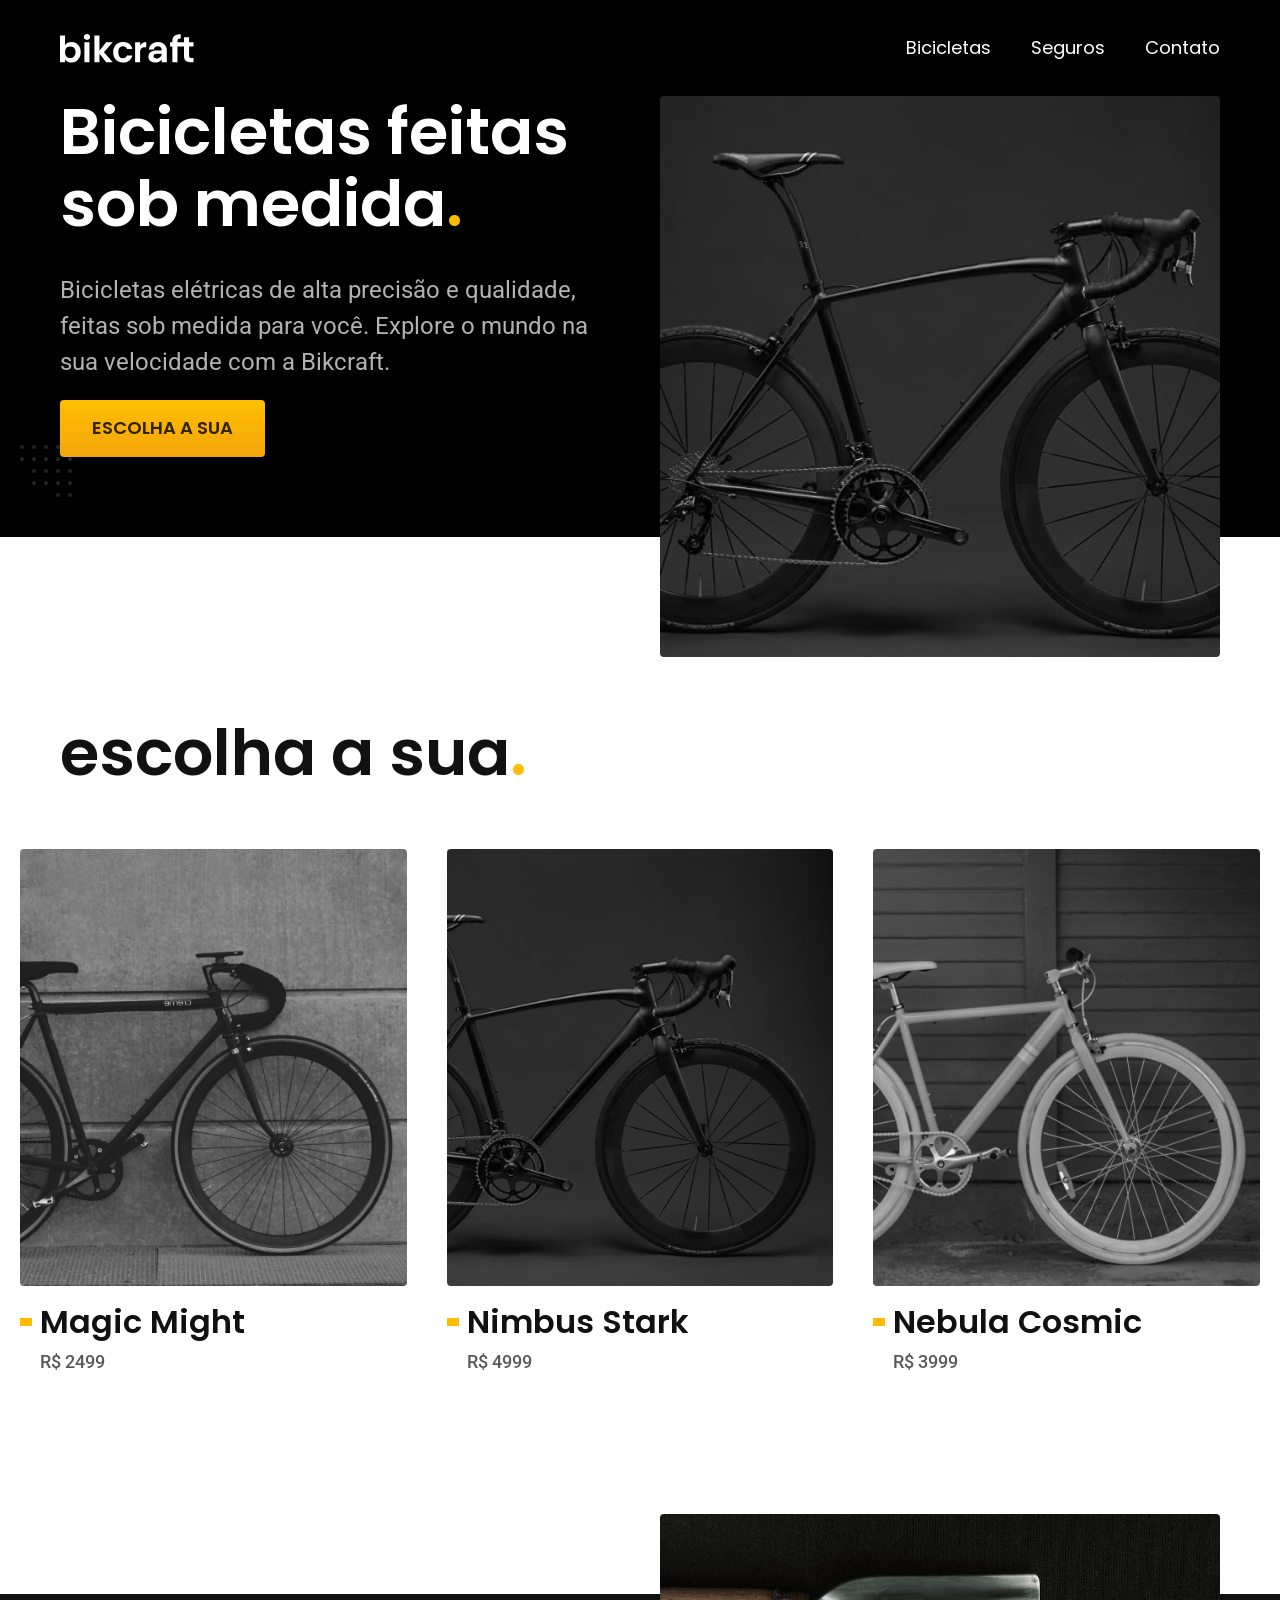
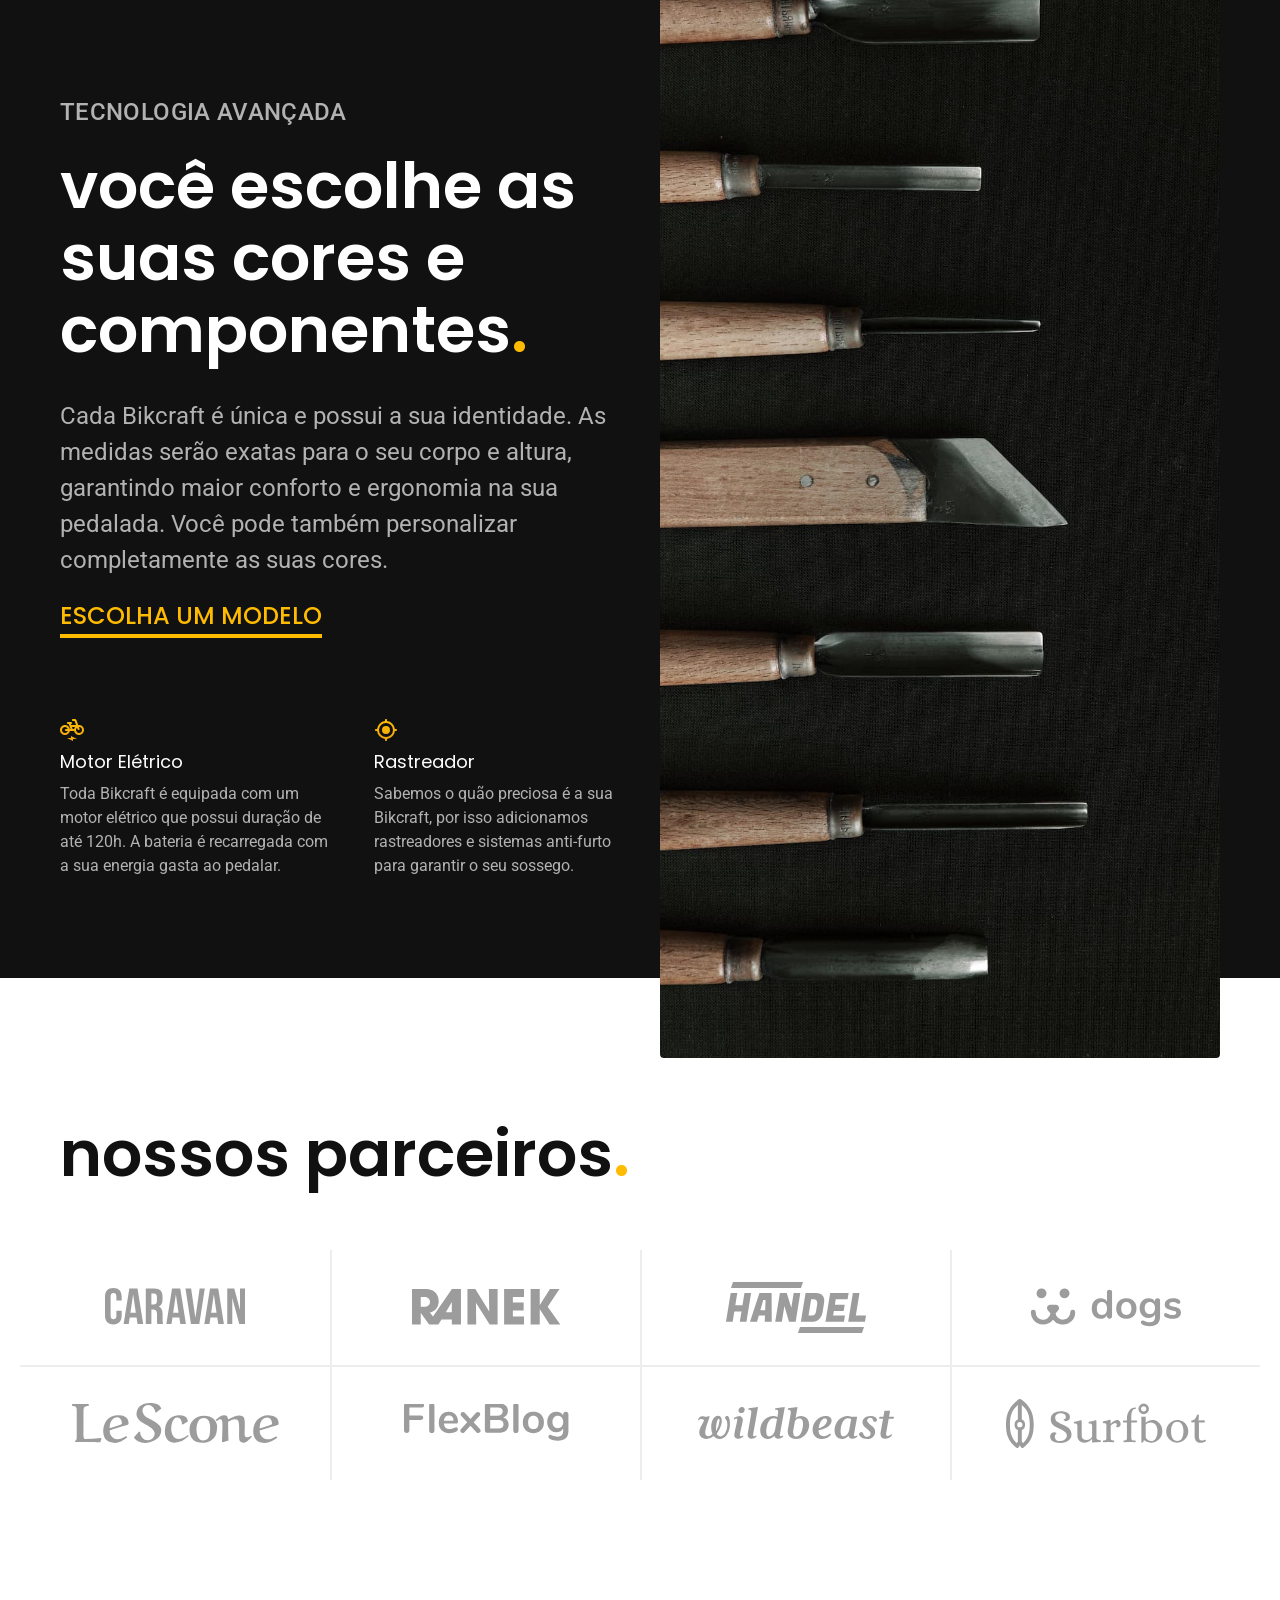
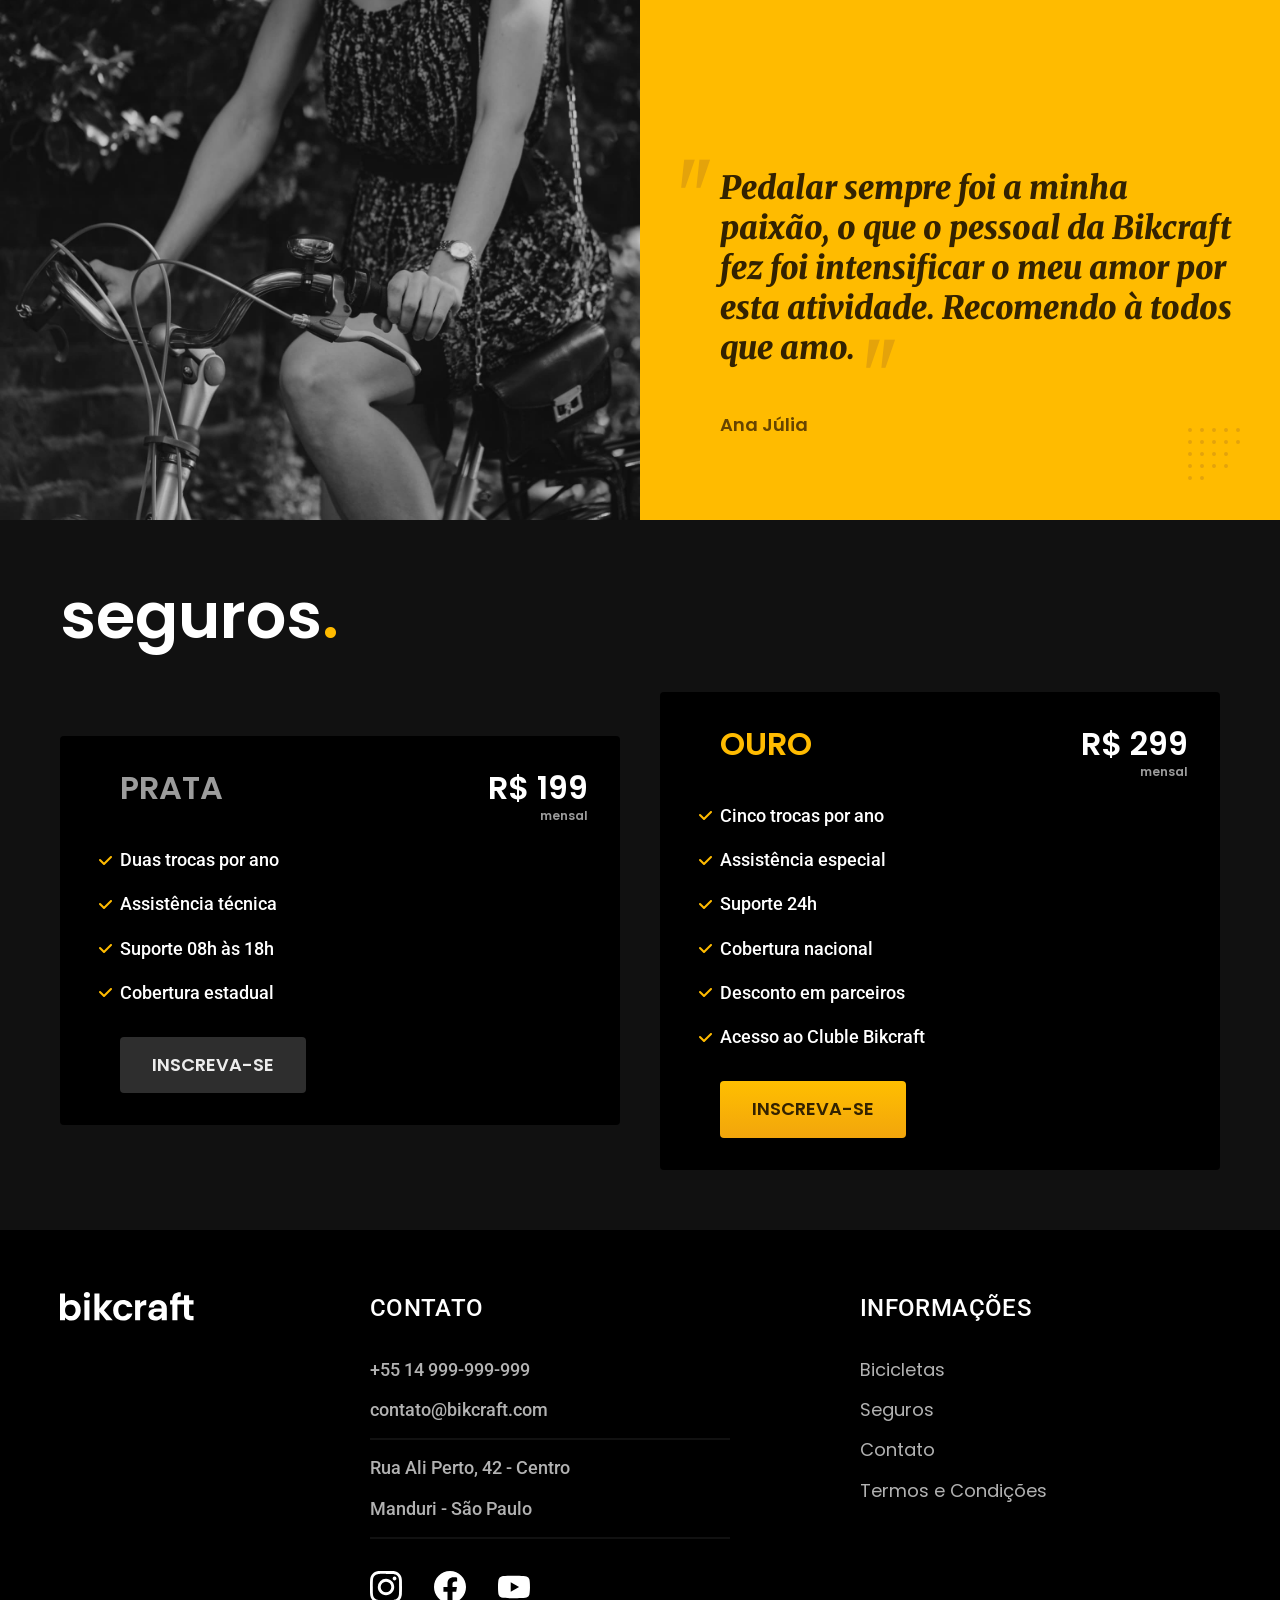
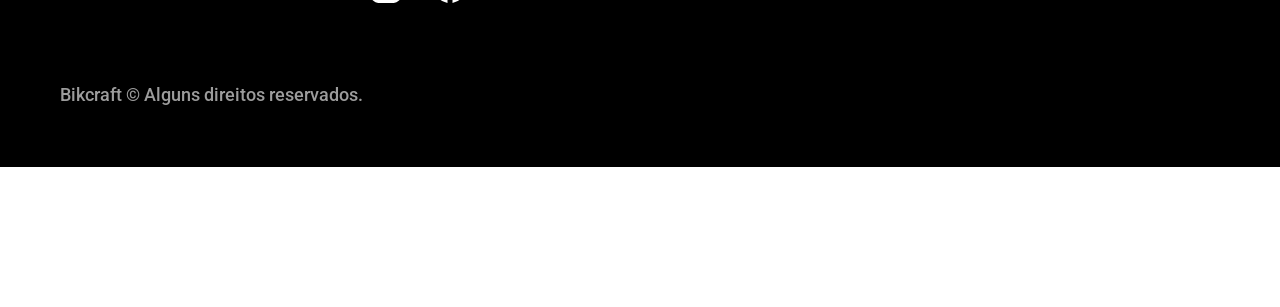
<file: index.html>
<!doctype html>
<html lang="pt-br">
    <head>
        <meta charset="UTF-8" />
        <meta name="viewport" content="width=device-width, initial-scale=1.0" />
        <meta name="description" content="Bicicletas elétricas de alta precisão e qualidade, feitas sob medida para o cliente. Explore o mundo na sua velocidade com a Bikcraft." />
        <title>Bikcraft - Bicicletas Elétricas</title>
        <link rel="preload" href="./css/style.css" as="style" />
        <link rel="stylesheet" href="./css/style.css" />
        <link rel="preconnect" href="https://fonts.googleapis.com" />
        <link rel="preconnect" href="https://fonts.gstatic.com" crossorigin />
        <link href="https://fonts.googleapis.com/css2?family=Merriweather:ital,opsz,wght@0,18..144,300..900;1,18..144,300..900&family=Poppins:ital,wght@0,100;0,200;0,300;0,400;0,500;0,600;0,700;0,800;0,900;1,100;1,200;1,300;1,400;1,500;1,600;1,700;1,800;1,900&family=Roboto:ital,wght@0,100..900;1,100..900&display=swap" rel="stylesheet" />
    </head>

    <body id="home">
        <header class="header-bg">
            <div class="container header">
                <a href="./index.html">
                    <img src="./img/bikcraft.svg" width="136" height="32" alt="logo bikcraft" />
                </a>

                <nav aria-label="primária">
                    <ul class="header_menu font-1-m cor-0">
                        <li><a href="./bicicletas.html">Bicicletas</a></li>
                        <li><a href="./seguros.html">Seguros</a></li>
                        <li><a href="./contato.html">Contato</a></li>
                    </ul>
                </nav>
            </div>
        </header>

        <main class="introducao-bg">
            <div class="container introducao">
                <div class="introducao_conteudo">
                    <h1 class="font-1-xxl cor-0">Bicicletas feitas sob medida<span class="cor-p1">.</span></h1>
                    <p class="font-2-l cor-5">Bicicletas elétricas de alta precisão e qualidade, feitas sob medida para você. Explore o mundo na sua velocidade com a Bikcraft.</p>
                    <a class="button" href="./bicicletas.html">Escolha a sua</a>
                </div>
                <picture>
                    <source media="(max-width: 800px)" srcset="./img/bicicletas/nimbus.jpg" />
                    <img src="./img/fotos/introducao.jpg" width="1280" height="1600" alt="Bicicleta elétrica preta." />
                </picture>
            </div>
        </main>

        <article class="bicicletas-lista">
            <h2 class="container font-1-xxl">escolha a sua<span class="cor-p1">.</span></h2>
            <ul>
                <li>
                    <a href="./bicicletas/magic.html">
                        <img src="./img/bicicletas/magic-home.jpg" width="920" height="1040" alt="Bicicleta preta" />
                        <h3 class="font-1-xl">Magic Might</h3>
                        <span class="font-2-m cor-8">R$ 2499</span>
                    </a>
                </li>
                <li>
                    <a href="./bicicletas/nimbus.html">
                        <img src="./img/bicicletas/nimbus-home.jpg" width="920" height="1040" alt="Bicicleta preta" />
                        <h3 class="font-1-xl">Nimbus Stark</h3>
                        <span class="font-2-m cor-8">R$ 4999</span>
                    </a>
                </li>
                <li>
                    <a href="./bicicletas/nebula.html">
                        <img src="./img/bicicletas/nebula-home.jpg" width="920" height="1040" alt="Bicicleta branca" />
                        <h3 class="font-1-xl">Nebula Cosmic</h3>
                        <span class="font-2-m cor-8">R$ 3999</span>
                    </a>
                </li>
            </ul>
        </article>

        <article class="tecnologia-bg">
            <div class="container tecnologia">
                <div class="tecnologia_conteudo">
                    <span class="tecnologia_conteudo_span font-2-l-b cor-5">Tecnologia Avançada</span>
                    <h2 class="tecnologia_conteudo_title font-1-xxl cor-0">você escolhe as suas cores e componentes<span class="cor-p1">.</span></h2>
                    <p class="tecnologia_conteudo_text font-2-l cor-5">Cada Bikcraft é única e possui a sua identidade. As medidas serão exatas para o seu corpo e altura, garantindo maior conforto e ergonomia na sua pedalada. Você pode também personalizar completamente as suas cores.</p>
                    <a class="tecnologia_conteudo_link" href="./bicicletas.html">Escolha um modelo</a>
                    <div class="tecnologia_conteudo_vantagens">
                        <div>
                            <img class="tecnologia_conteudo_vantagens_image" src="./img/icones/eletrica.svg" width="24" height="24" alt="" />
                            <h3 class="tecnologia_conteudo_vantagens_title font-1-m cor-0">Motor Elétrico</h3>
                            <p class="font-2-s cor-5">Toda Bikcraft é equipada com um motor elétrico que possui duração de até 120h. A bateria é recarregada com a sua energia gasta ao pedalar.</p>
                        </div>
                        <div>
                            <img class="tecnologia_conteudo_vantagens_image" src="./img/icones/rastreador.svg" width="24" height="24" alt="" />
                            <h3 class="tecnologia_conteudo_vantagens_title font-1-m cor-0">Rastreador</h3>
                            <p class="font-2-s cor-5">Sabemos o quão preciosa é a sua Bikcraft, por isso adicionamos rastreadores e sistemas anti-furto para garantir o seu sossego.</p>
                        </div>
                    </div>
                </div>
                <div class="tecnologia_image">
                    <img src="./img/fotos/tecnologia.jpg" width="1200" height="1920" alt="" />
                </div>
            </div>
        </article>

        <section class="parceiros" aria-label="Nossos Parceiros">
            <h2 class="container font-1-xxl">nossos parceiros<span class="cor-p1">.</span></h2>
            <ul>
                <li><img src="./img/parceiros/caravan.svg" width="140" height="38" alt="Caravan" /></li>
                <li><img src="./img/parceiros/ranek.svg" width="149" height="36" alt="Ranek" /></li>
                <li><img src="./img/parceiros/handel.svg" width="140" height="50" alt="Handel" /></li>
                <li><img src="./img/parceiros/dogs.svg" width="152" height="39" alt="Dogs" /></li>
                <li><img src="./img/parceiros/lescone.svg" width="208" height="41" alt="LeScone" /></li>
                <li><img src="./img/parceiros/flexblog.svg" width="165" height="38" alt="FlexBlog" /></li>
                <li><img src="./img/parceiros/wildbeast.svg" width="196" height="34" alt="Wildbeast" /></li>
                <li><img src="./img/parceiros/surfbot.svg" width="200" height="49" alt="Surfbot" /></li>
            </ul>
        </section>

        <section class="depoimento" aria-label="Depoimento">
            <div>
                <img src="./img/fotos/depoimento.jpg" width="1560" height="1360" alt="Pessoa pedalando uma bicicleta Bikcraft" />
            </div>
            <div class="depoimento_conteudo">
                <blockquote class="font-1-xl cor-p5">
                    <p>Pedalar sempre foi a minha paixão, o que o pessoal da Bikcraft fez foi intensificar o meu amor por esta atividade. Recomendo à todos que amo.</p>
                    <span class="font-1-m-b cor-p4">Ana Júlia</span>
                </blockquote>
            </div>
        </section>

        <article class="seguros-bg">
            <div class="container seguros">
                <h2 class="font-1-xxl cor-0">seguros<span class="cor-p1">.</span></h2>
                <div class="seguros_item">
                    <h3 class="font-1-xl cor-6">PRATA</h3>
                    <span class="font-1-xl cor-0">R$ 199<span class="font-1-xs cor-6">mensal</span></span>
                    <ul class="font-2-m cor-0">
                        <li>Duas trocas por ano</li>
                        <li>Assistência técnica</li>
                        <li>Suporte 08h às 18h</li>
                        <li>Cobertura estadual</li>
                    </ul>
                    <a class="button button-prata" href="./orcamento.html">Inscreva-se</a>
                </div>
                <div class="seguros_item">
                    <h3 class="font-1-xl cor-p1">OURO</h3>
                    <span class="font-1-xl cor-0">R$ 299<span class="font-1-xs cor-6">mensal</span></span>
                    <ul class="font-2-m cor-0">
                        <li>Cinco trocas por ano</li>
                        <li>Assistência especial</li>
                        <li>Suporte 24h</li>
                        <li>Cobertura nacional</li>
                        <li>Desconto em parceiros</li>
                        <li>Acesso ao Cluble Bikcraft</li>
                    </ul>
                    <a class="button" href="./orcamento.html">Inscreva-se</a>
                </div>
            </div>
        </article>

        <footer class="footer-bg">
            <div class="container footer">
                <a class="footer_logo" href="./index.html">
                    <img class="footer_image" src="./img/bikcraft.svg" width="136" height="32" alt="logo bikcraft" />
                </a>
                <div class="footer_contato">
                    <h3 class="font-2-l-b cor-0">Contato</h3>
                    <ul class="font-2-m cor-5">
                        <li><a href="tel:+5514999999999">+55 14 999-999-999</a></li>
                        <li><a href="mailto:contato@bikcraft.com">contato@bikcraft.com</a></li>
                        <li>Rua Ali Perto, 42 - Centro</li>
                        <li>Manduri - São Paulo</li>
                    </ul>
                    <div class="footer_contato_redes">
                        <a href="">
                            <img src="./img/redes/instagram.svg" width="32" height="32" alt="Instagram" />
                        </a>
                        <a href="">
                            <img src="./img/redes/facebook.svg" width="32" height="32" alt="Facebook" />
                        </a>
                        <a href="">
                            <img src="./img/redes/youtube.svg" width="32" height="32" alt="Youtube" />
                        </a>
                    </div>
                </div>
                <div class="footer_info">
                    <h3 class="font-2-l-b cor-0">Informações</h3>
                    <nav>
                        <ul class="font-1-m cor-5">
                            <li><a href="./bicicletas.html">Bicicletas</a></li>
                            <li><a href="./seguros.html">Seguros</a></li>
                            <li><a href="./contato.html">Contato</a></li>
                            <li><a href="./termos.html">Termos e Condições</a></li>
                        </ul>
                    </nav>
                </div>
                <p class="footer_copy font-2-m cor-6">Bikcraft &copy; Alguns direitos reservados.</p>
            </div>
        </footer>

        <script src="./js/script.js"></script>
    </body>
</html>
</file>
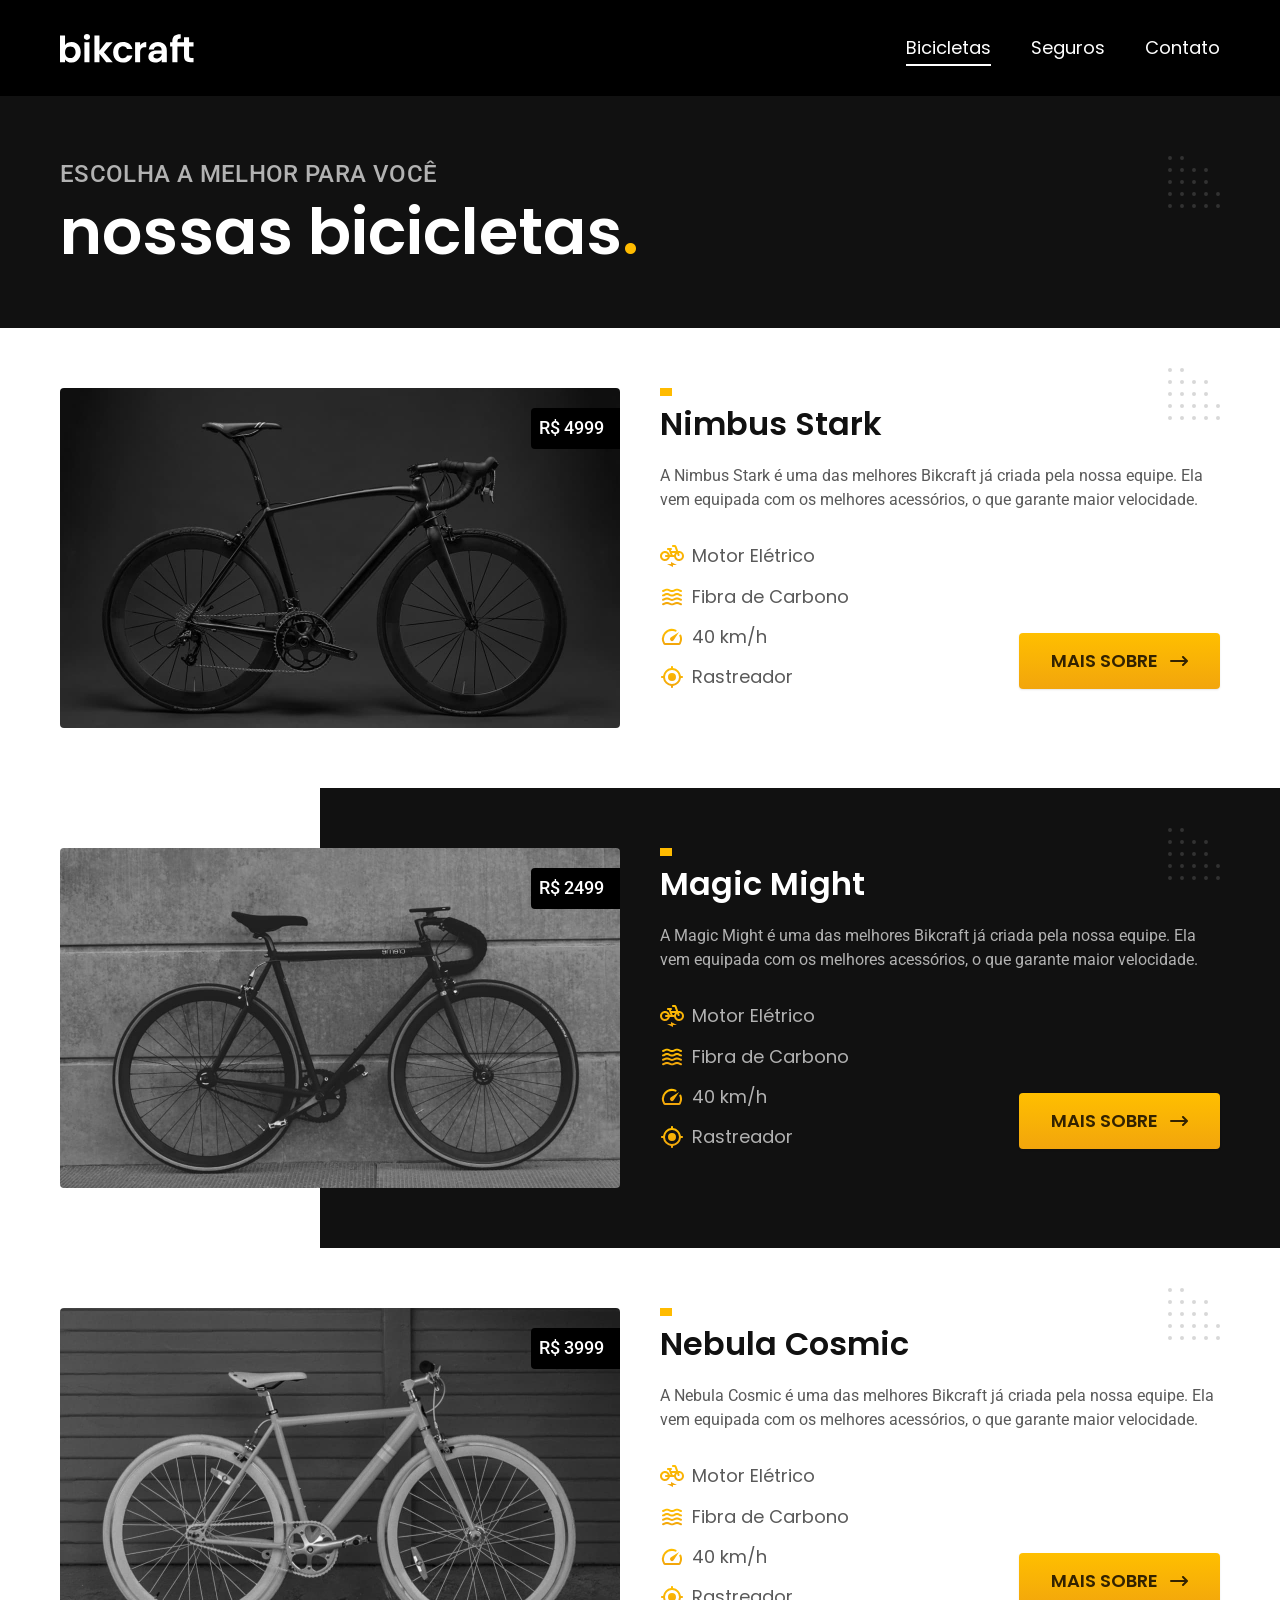
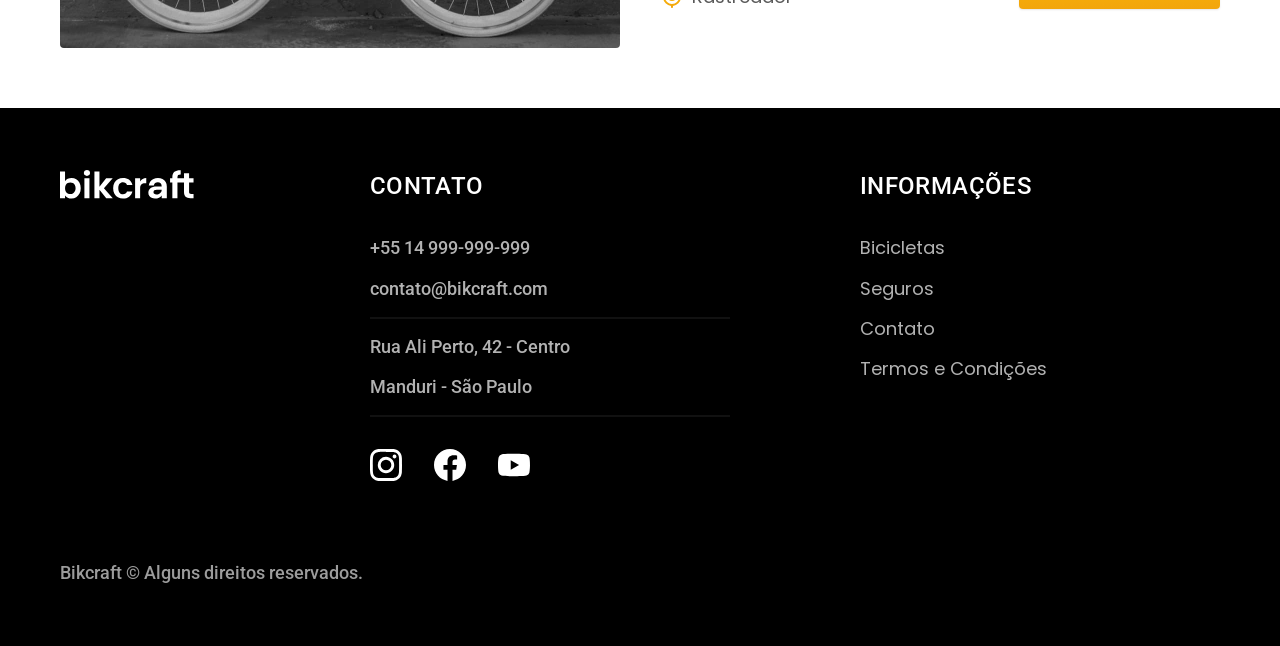
<file: bicicletas.html>
<!doctype html>
<html lang="pt-br">
    <head>
        <meta charset="UTF-8" />
        <meta name="viewport" content="width=device-width, initial-scale=1.0" />
        <meta name="description" content="Bicicletas" />
        <title>Bicicletas | Bikcraft - Bicicletas Elétricas</title>
        <link rel="preload" href="./css/style.css" as="style" />
        <link rel="stylesheet" href="./css/style.css" />
        <link rel="preconnect" href="https://fonts.googleapis.com" />
        <link rel="preconnect" href="https://fonts.gstatic.com" crossorigin />
        <link href="https://fonts.googleapis.com/css2?family=Merriweather:ital,opsz,wght@0,18..144,300..900;1,18..144,300..900&family=Poppins:ital,wght@0,100;0,200;0,300;0,400;0,500;0,600;0,700;0,800;0,900;1,100;1,200;1,300;1,400;1,500;1,600;1,700;1,800;1,900&family=Roboto:ital,wght@0,100..900;1,100..900&display=swap" rel="stylesheet" />
    </head>

    <body id="bicicletas">
        <header class="header-bg">
            <div class="container header">
                <a href="./index.html">
                    <img src="./img/bikcraft.svg" width="136" height="32" alt="logo bikcraft" />
                </a>

                <nav aria-label="primária">
                    <ul class="header_menu font-1-m cor-0">
                        <li><a href="./bicicletas.html">Bicicletas</a></li>
                        <li><a href="./seguros.html">Seguros</a></li>
                        <li><a href="./contato.html">Contato</a></li>
                    </ul>
                </nav>
            </div>
        </header>

        <main>
            <div class="titulo-bg">
                <div class="container titulo">
                    <p class="font-2-l-b cor-5">Escolha a melhor para você</p>
                    <h1 class="font-1-xxl cor-0">nossas bicicletas<span class="cor-p1">.</span></h1>
                </div>
            </div>

            <div class="bicicletas-bg">
                <div class="container bicicletas">
                    <div class="bicicletas_imagem">
                        <img src="./img/bicicletas/nimbus.jpg" alt="bicleta preta" />
                        <span class="font-2-m cor-0">R$ 4999</span>
                    </div>
                    <div class="bicicletas_conteudo">
                        <h2 class="font-1-xl">Nimbus Stark</h2>
                        <p class="font-2-s cor-8">A Nimbus Stark é uma das melhores Bikcraft já criada pela nossa equipe. Ela vem equipada com os melhores acessórios, o que garante maior velocidade.</p>
                        <ul class="font-1-m cor-8">
                            <li><img src="./img/icones/eletrica.svg" alt="" /><span>Motor Elétrico</span></li>
                            <li><img src="./img/icones/carbono.svg" alt="" /><span>Fibra de Carbono</span></li>
                            <li><img src="./img/icones/velocidade.svg" alt="" /><span>40 km/h</span></li>
                            <li><img src="./img/icones/rastreador.svg" alt="" /><span>Rastreador</span></li>
                        </ul>
                        <a class="button button-seta" href="./bicicletas/nimbus.html">Mais Sobre</a>
                    </div>
                </div>
            </div>
            <div class="bicicletas-bg">
                <div class="container bicicletas">
                    <div class="bicicletas_imagem">
                        <img src="./img/bicicletas/magic.jpg" alt="bicleta preta" />
                        <span class="font-2-m cor-0">R$ 2499</span>
                    </div>
                    <div class="bicicletas_conteudo">
                        <h2 class="font-1-xl cor-0">Magic Might</h2>
                        <p class="font-2-s cor-5">A Magic Might é uma das melhores Bikcraft já criada pela nossa equipe. Ela vem equipada com os melhores acessórios, o que garante maior velocidade.</p>
                        <ul class="font-1-m cor-5">
                            <li><img src="./img/icones/eletrica.svg" alt="" /><span>Motor Elétrico</span></li>
                            <li><img src="./img/icones/carbono.svg" alt="" /><span>Fibra de Carbono</span></li>
                            <li><img src="./img/icones/velocidade.svg" alt="" /><span>40 km/h</span></li>
                            <li><img src="./img/icones/rastreador.svg" alt="" /><span>Rastreador</span></li>
                        </ul>
                        <a class="button button-seta" href="./bicicletas/magic.html">Mais Sobre</a>
                    </div>
                </div>
            </div>
            <div class="bicicletas-bg">
                <div class="container bicicletas">
                    <div class="bicicletas_imagem">
                        <img src="./img/bicicletas/nebula.jpg" alt="bicleta preta" />
                        <span class="font-2-m cor-0">R$ 3999</span>
                    </div>
                    <div class="bicicletas_conteudo">
                        <h2 class="font-1-xl">Nebula Cosmic</h2>
                        <p class="font-2-s cor-8">A Nebula Cosmic é uma das melhores Bikcraft já criada pela nossa equipe. Ela vem equipada com os melhores acessórios, o que garante maior velocidade.</p>
                        <ul class="font-1-m cor-8">
                            <li><img src="./img/icones/eletrica.svg" alt="" /><span>Motor Elétrico</span></li>
                            <li><img src="./img/icones/carbono.svg" alt="" /><span>Fibra de Carbono</span></li>
                            <li><img src="./img/icones/velocidade.svg" alt="" /><span>40 km/h</span></li>
                            <li><img src="./img/icones/rastreador.svg" alt="" /><span>Rastreador</span></li>
                        </ul>
                        <a class="button button-seta" href="./bicicletas/nebula.html">Mais Sobre</a>
                    </div>
                </div>
            </div>
        </main>

        <footer class="footer-bg">
            <div class="container footer">
                <a class="footer_logo" href="./index.html">
                    <img class="footer_image" src="./img/bikcraft.svg" width="136" height="32" alt="logo bikcraft" />
                </a>

                <div class="footer_contato">
                    <h3 class="font-2-l-b cor-0">Contato</h3>
                    <ul class="font-2-m cor-5">
                        <li><a href="tel:+5514999999999">+55 14 999-999-999</a></li>
                        <li><a href="mailto:contato@bikcraft.com">contato@bikcraft.com</a></li>
                        <li>Rua Ali Perto, 42 - Centro</li>
                        <li>Manduri - São Paulo</li>
                    </ul>
                    <div class="footer_contato_redes">
                        <a href="">
                            <img src="./img/redes/instagram.svg" width="32" height="32" alt="Instagram" />
                        </a>
                        <a href="">
                            <img src="./img/redes/facebook.svg" width="32" height="32" alt="Facebook" />
                        </a>
                        <a href="">
                            <img src="./img/redes/youtube.svg" width="32" height="32" alt="Youtube" />
                        </a>
                    </div>
                </div>
                <div class="footer_info">
                    <h3 class="font-2-l-b cor-0">Informações</h3>
                    <nav>
                        <ul class="font-1-m cor-5">
                            <li><a href="./bicicletas.html">Bicicletas</a></li>
                            <li><a href="./seguros.html">Seguros</a></li>
                            <li><a href="./contato.html">Contato</a></li>
                            <li><a href="./termos.html">Termos e Condições</a></li>
                        </ul>
                    </nav>
                </div>
                <p class="footer_copy font-2-m cor-6">Bikcraft &copy; Alguns direitos reservados.</p>
            </div>
        </footer>

        <script src="./js/script.js"></script>
    </body>
</html>
</file>
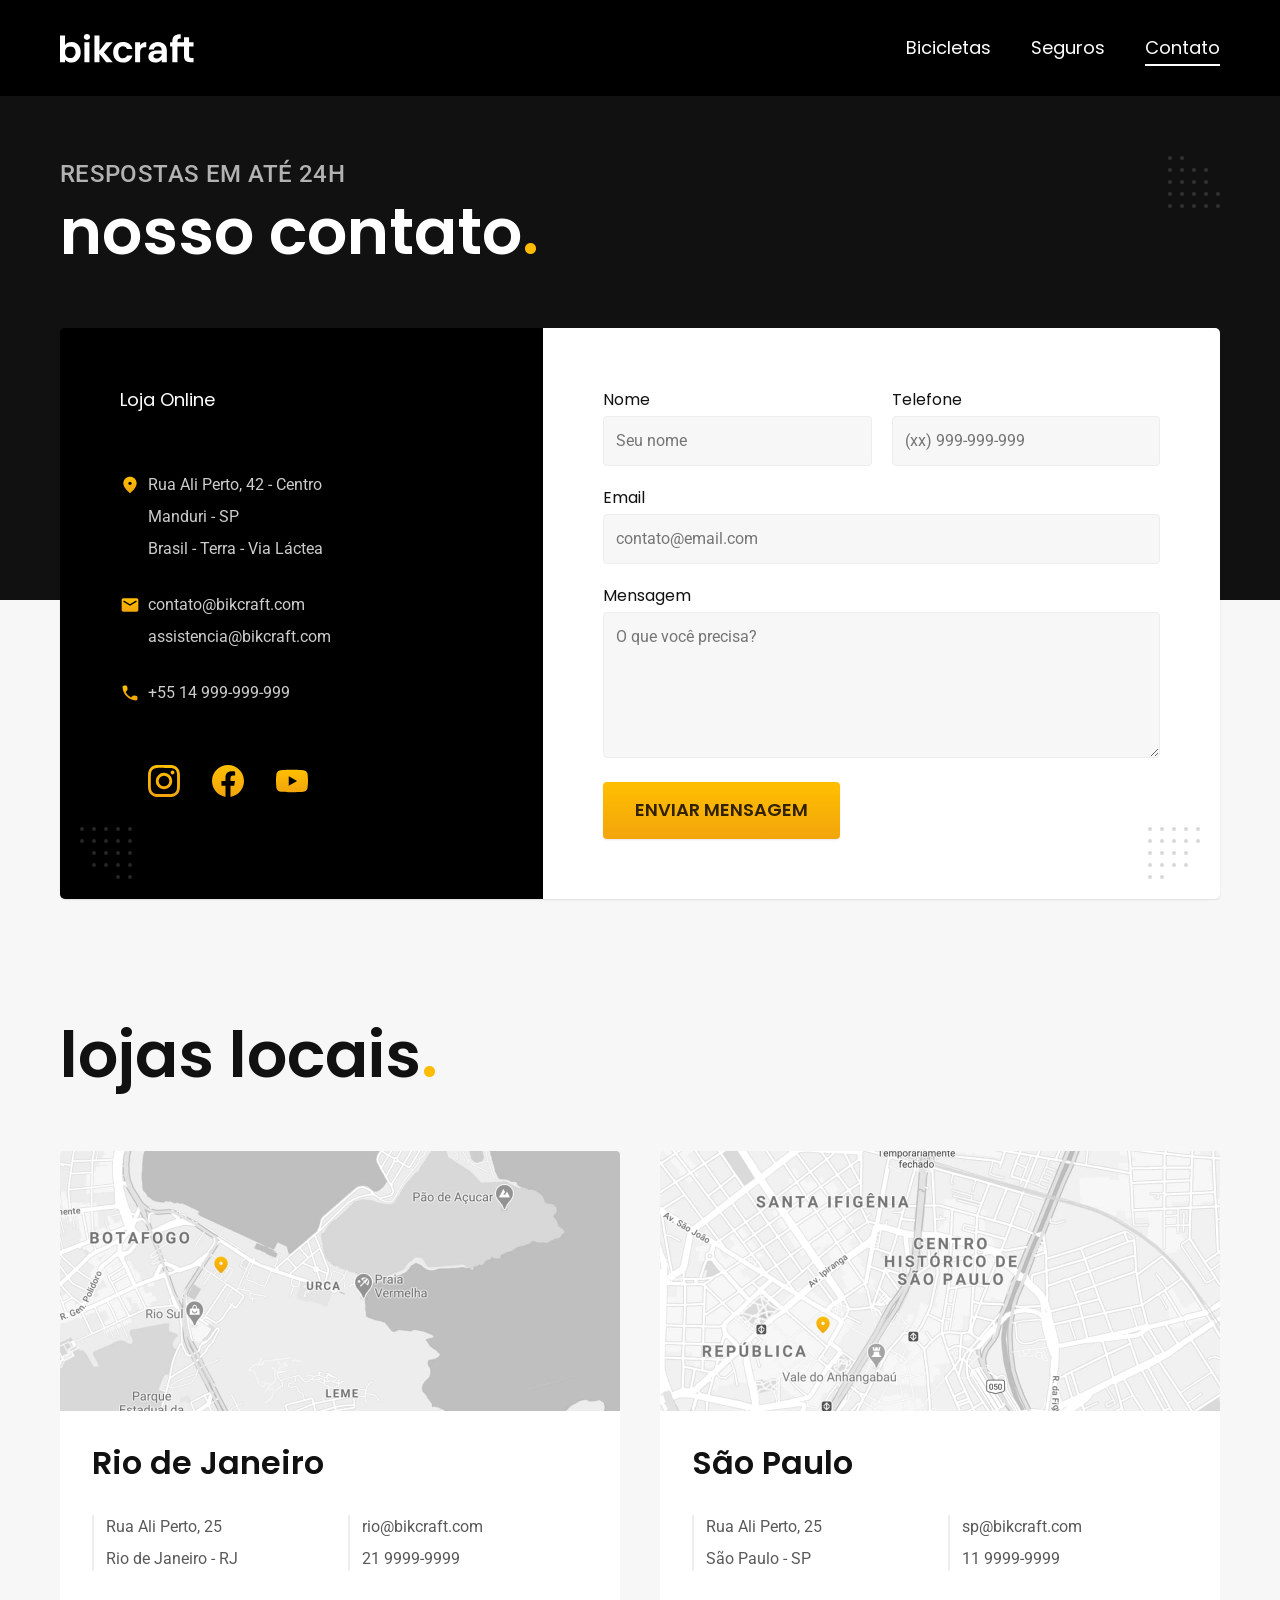
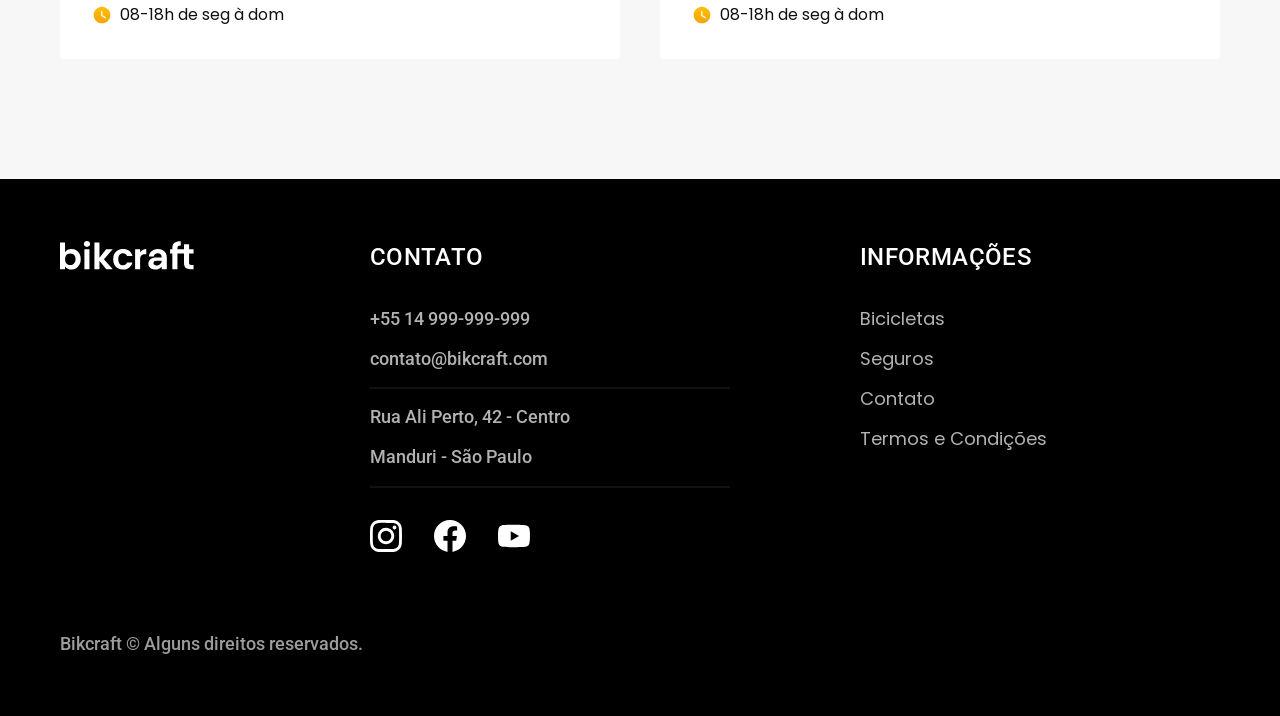
<file: contato.html>
<!doctype html>
<html lang="pt-br">
    <head>
        <meta charset="UTF-8" />
        <meta name="viewport" content="width=device-width, initial-scale=1.0" />
        <meta name="description" content="Contato" />
        <title>Contato | Bikcraft - Bicicletas Elétricas</title>
        <link rel="preload" href="./css/style.css" as="style" />
        <link rel="stylesheet" href="./css/style.css" />
        <link rel="preconnect" href="https://fonts.googleapis.com" />
        <link rel="preconnect" href="https://fonts.gstatic.com" crossorigin />
        <link href="https://fonts.googleapis.com/css2?family=Merriweather:ital,opsz,wght@0,18..144,300..900;1,18..144,300..900&family=Poppins:ital,wght@0,100;0,200;0,300;0,400;0,500;0,600;0,700;0,800;0,900;1,100;1,200;1,300;1,400;1,500;1,600;1,700;1,800;1,900&family=Roboto:ital,wght@0,100..900;1,100..900&display=swap" rel="stylesheet" />
    </head>

    <body id="contato">
        <header class="header-bg">
            <div class="container header">
                <a href="./index.html">
                    <img src="./img/bikcraft.svg" width="136" height="32" alt="logo bikcraft" />
                </a>

                <nav aria-label="primária">
                    <ul class="header_menu font-1-m cor-0">
                        <li><a href="./bicicletas.html">Bicicletas</a></li>
                        <li><a href="./seguros.html">Seguros</a></li>
                        <li><a href="./contato.html">Contato</a></li>
                    </ul>
                </nav>
            </div>
        </header>

        <main>
            <div class="titulo-bg">
                <div class="container titulo">
                    <p class="font-2-l-b cor-5">Respostas em até 24h</p>
                    <h1 class="font-1-xxl cor-0">nosso contato<span class="cor-p1">.</span></h1>
                </div>
            </div>

            <div class="container contato">
                <section class="contato_dados" aria-label="Endereço">
                    <h2 class="font-1-m cor-0">Loja Online</h2>
                    <div class="contato_dados_endereco font-2-s cor-4">
                        <p>Rua Ali Perto, 42 - Centro</p>
                        <p>Manduri - SP</p>
                        <p>Brasil - Terra - Via Láctea</p>
                    </div>
                    <address class="contato_dados_meios font-2-s cor-4">
                        <a href="mailto:contato@bikcraft.com">contato@bikcraft.com</a>
                        <a href="mailto:assistencia@bikcraft.com">assistencia@bikcraft.com</a>
                        <a href="tel:+5514999999999">+55 14 999-999-999</a>
                    </address>
                    <div class="contato_dados_redes">
                        <a href="./"><img src="./img/redes/instagram-p.svg" alt="Instagram" /></a>
                        <a href="./"><img src="./img/redes/facebook-p.svg" alt="Facebook" /></a>
                        <a href="./"><img src="./img/redes/youtube-p.svg" alt="Youtube" /></a>
                    </div>
                </section>
                <section class="contato_formulario" aria-label="Formulário">
                    <form class="form" action="./contato.html">
                        <div>
                            <label for="nome">Nome</label>
                            <input type="text" id="nome" name="nome" placeholder="Seu nome" />
                        </div>
                        <div>
                            <label for="telefone">Telefone</label>
                            <input type="text" id="telefone" name="telefone" placeholder="(xx) 999-999-999" />
                        </div>
                        <div class="col-2">
                            <label for="email">Email</label>
                            <input type="email" id="email" name="email" placeholder="contato@email.com" />
                        </div>
                        <div class="col-2">
                            <label for="mensagem">Mensagem</label>
                            <textarea rows="5" id="mensagem" name="mensagem" placeholder="O que você precisa?"></textarea>
                        </div>
                        <button class="button col-2">Enviar Mensagem</button>
                    </form>
                </section>
            </div>
        </main>

        <article class="lojas container">
            <h2 class="font-1-xxl">lojas locais<span class="cor-p1">.</span></h2>
            <div class="lojas_item">
                <img src="./img/lojas/rj.jpg" alt="mapa marcando o endereço da loja no Rio de Janeiro" width="560" height="260" />
                <div class="lojas_item_conteudo">
                    <h3 class="font-1-xl">Rio de Janeiro</h3>
                    <div class="lojas_item_conteudo_dados font-2-s cor-8">
                        <p>Rua Ali Perto, 25</p>
                        <p>Rio de Janeiro - RJ</p>
                    </div>
                    <div class="lojas_item_conteudo_dados font-2-s cor-8">
                        <a href="mailto:rio@bikcraft.com">rio@bikcraft.com</a>
                        <a href="tel:+552199999999">21 9999-9999</a>
                    </div>
                    <p class="lojas_item_conteudo_tempo font-1-s"><img src="./img/icones/horario.svg" alt="" />08-18h de seg à dom</p>
                </div>
            </div>
            <div class="lojas_item">
                <img src="./img/lojas/sp.jpg" alt="mapa marcando o endereço da loja em São Paulo" width="560" height="260" />
                <div class="lojas_item_conteudo">
                    <h3 class="font-1-xl">São Paulo</h3>
                    <div class="lojas_item_conteudo_dados font-2-s cor-8">
                        <p>Rua Ali Perto, 25</p>
                        <p>São Paulo - SP</p>
                    </div>
                    <div class="lojas_item_conteudo_dados font-2-s cor-8">
                        <a href="mailto:rio@bikcraft.com">sp@bikcraft.com</a>
                        <a href="tel:+551199999999">11 9999-9999</a>
                    </div>
                    <p class="lojas_item_conteudo_tempo font-1-s"><img src="./img/icones/horario.svg" alt="" />08-18h de seg à dom</p>
                </div>
            </div>
        </article>

        <footer class="footer-bg">
            <div class="container footer">
                <a class="footer_logo" href="./index.html">
                    <img class="footer_image" src="./img/bikcraft.svg" width="136" height="32" alt="logo bikcraft" />
                </a>

                <div class="footer_contato">
                    <h3 class="font-2-l-b cor-0">Contato</h3>
                    <ul class="font-2-m cor-5">
                        <li><a href="tel:+5514999999999">+55 14 999-999-999</a></li>
                        <li><a href="mailto:contato@bikcraft.com">contato@bikcraft.com</a></li>
                        <li>Rua Ali Perto, 42 - Centro</li>
                        <li>Manduri - São Paulo</li>
                    </ul>
                    <div class="footer_contato_redes">
                        <a href="">
                            <img src="./img/redes/instagram.svg" width="32" height="32" alt="Instagram" />
                        </a>
                        <a href="">
                            <img src="./img/redes/facebook.svg" width="32" height="32" alt="Facebook" />
                        </a>
                        <a href="">
                            <img src="./img/redes/youtube.svg" width="32" height="32" alt="Youtube" />
                        </a>
                    </div>
                </div>
                <div class="footer_info">
                    <h3 class="font-2-l-b cor-0">Informações</h3>
                    <nav>
                        <ul class="font-1-m cor-5">
                            <li><a href="./bicicletas.html">Bicicletas</a></li>
                            <li><a href="./seguros.html">Seguros</a></li>
                            <li><a href="./contato.html">Contato</a></li>
                            <li><a href="./termos.html">Termos e Condições</a></li>
                        </ul>
                    </nav>
                </div>
                <p class="footer_copy font-2-m cor-6">Bikcraft &copy; Alguns direitos reservados.</p>
            </div>
        </footer>

        <script src="./js/script.js"></script>
    </body>
</html>
</file>
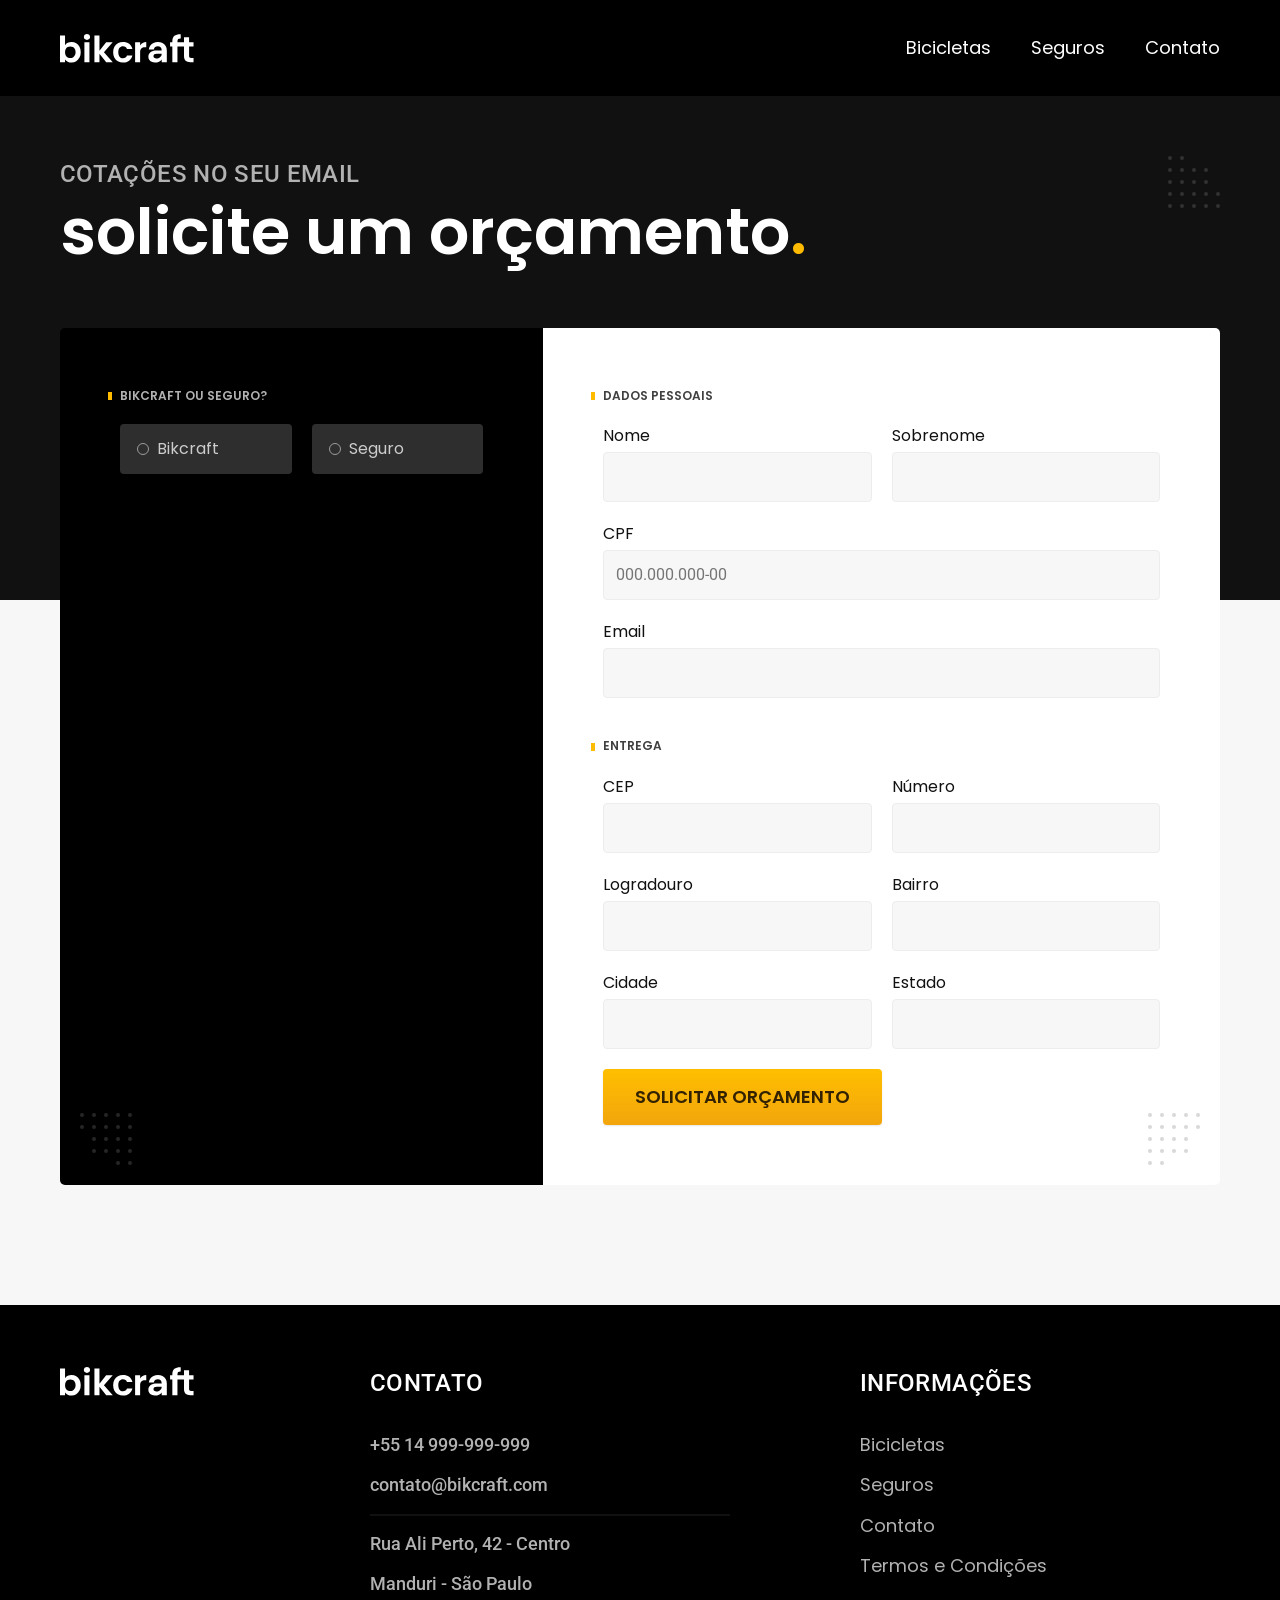
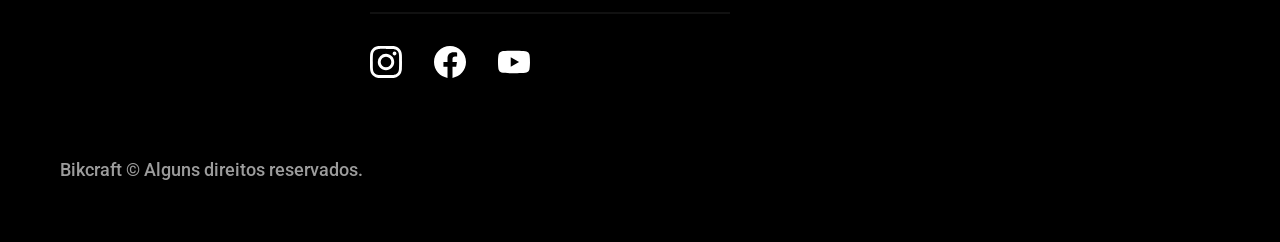
<file: orcamento.html>
<!doctype html>
<html lang="pt-br">
    <head>
        <meta charset="UTF-8" />
        <meta name="viewport" content="width=device-width, initial-scale=1.0" />
        <meta name="description" content="Orçamento" />
        <title>Orçamento | Bikcraft - Bicicletas Elétricas</title>
        <link rel="preload" href="./css/style.css" as="style" />
        <link rel="stylesheet" href="./css/style.css" />
        <link rel="preconnect" href="https://fonts.googleapis.com" />
        <link rel="preconnect" href="https://fonts.gstatic.com" crossorigin />
        <link href="https://fonts.googleapis.com/css2?family=Merriweather:ital,opsz,wght@0,18..144,300..900;1,18..144,300..900&family=Poppins:ital,wght@0,100;0,200;0,300;0,400;0,500;0,600;0,700;0,800;0,900;1,100;1,200;1,300;1,400;1,500;1,600;1,700;1,800;1,900&family=Roboto:ital,wght@0,100..900;1,100..900&display=swap" rel="stylesheet" />
    </head>

    <body id="orcamento">
        <header class="header-bg">
            <div class="container header">
                <a href="./index.html">
                    <img src="./img/bikcraft.svg" width="136" height="32" alt="logo bikcraft" />
                </a>

                <nav aria-label="primária">
                    <ul class="header_menu font-1-m cor-0">
                        <li><a href="./bicicletas.html">Bicicletas</a></li>
                        <li><a href="./seguros.html">Seguros</a></li>
                        <li><a href="./contato.html">Contato</a></li>
                    </ul>
                </nav>
            </div>
        </header>

        <main>
            <div class="titulo-bg">
                <div class="container titulo">
                    <p class="font-2-l-b cor-5">Cotações no seu Email</p>
                    <h1 class="font-1-xxl cor-0">solicite um orçamento<span class="cor-p1">.</span></h1>
                </div>
            </div>

            <form class="container orcamento" action="./">
                <div class="orcamento_produto">
                    <h2 class="font-1-xs cor-5">Bikcraft ou Seguro?</h2>
                    <input type="radio" name="tipo" value="bikcraft" id="bikcraft" />
                    <label for="bikcraft">Bikcraft</label>

                    <input type="radio" name="tipo" value="seguro" id="seguro" />
                    <label for="seguro">Seguro</label>

                    <div class="orcamento_produto_conteudo" id="orcamento-bikcraft">
                        <h2 class="font-1-xs cor-5">Escolha a sua:</h2>
                        <input type="radio" name="produto" value="nimbus" id="nimbus" />
                        <label for="nimbus">Nimbus Stark <span>R$ 4999</span></label>
                        <div class="orcamento_produto_conteudo_detalhes">
                            <ul class="font-1-xs cor-8">
                                <li><img src="./img/icones/eletrica.svg" alt="" />Motor Elétrico</li>
                                <li><img src="./img/icones/carbono.svg" alt="" />Fibra de Carbono</li>
                                <li><img src="./img/icones/velocidade.svg" alt="" />40 km/h</li>
                                <li><img src="./img/icones/rastreador.svg" alt="" />Rastreador</li>
                            </ul>
                            <img src="./img/bicicletas/nimbus.jpg" alt="Bicicleta Nimbus Stark" />
                        </div>

                        <input type="radio" name="produto" value="magic" id="magic" />
                        <label for="magic">Magic Might <span>R$ 2499</span></label>
                        <div class="orcamento_produto_conteudo_detalhes">
                            <ul class="font-1-xs cor-8">
                                <li><img src="./img/icones/eletrica.svg" alt="" />Motor Elétrico</li>
                                <li><img src="./img/icones/carbono.svg" alt="" />Fibra de Carbono</li>
                                <li><img src="./img/icones/velocidade.svg" alt="" />40 km/h</li>
                                <li><img src="./img/icones/rastreador.svg" alt="" />Rastreador</li>
                            </ul>
                            <img src="./img/bicicletas/magic.jpg" alt="Bicicleta Magic Might" />
                        </div>

                        <input type="radio" name="produto" value="nebula" id="nebula" />
                        <label for="nebula">Nebula Cosmic <span>R$ 3999</span></label>
                        <div class="orcamento_produto_conteudo_detalhes">
                            <ul class="font-1-xs cor-8">
                                <li><img src="./img/icones/eletrica.svg" alt="" />Motor Elétrico</li>
                                <li><img src="./img/icones/carbono.svg" alt="" />Fibra de Carbono</li>
                                <li><img src="./img/icones/velocidade.svg" alt="" />40 km/h</li>
                                <li><img src="./img/icones/rastreador.svg" alt="" />Rastreador</li>
                            </ul>
                            <img src="./img/bicicletas/nebula.jpg" alt="Bicicleta Nebula Cosmic" />
                        </div>
                    </div>

                    <div class="orcamento_produto_conteudo" id="orcamento-seguro">
                        <h2 class="font-1-xs cor-5">Escolha o plano</h2>

                        <input type="radio" name="produto" value="prata" id="prata" />
                        <label for="prata">Prata <span>R$ 199</span></label>

                        <input type="radio" name="produto" value="ouro" id="ouro" />
                        <label for="ouro">Ouro <span>R$ 299</span></label>
                    </div>
                </div>
                <div class="orcamento_dados form">
                    <h2 class="font-1-xs cor-9 col-2">dados pessoais</h2>
                    <div>
                        <label for="nome">Nome</label>
                        <input type="text" id="nome" name="nome" />
                    </div>
                    <div>
                        <label for="sobrenome">Sobrenome</label>
                        <input type="text" id="sobrenome" name="sobrenome" />
                    </div>
                    <div class="col-2">
                        <label for="cpf">CPF</label>
                        <input type="text" id="cpf" name="cpf" placeholder="000.000.000-00" />
                    </div>
                    <div class="col-2">
                        <label for="email">Email</label>
                        <input type="email" id="email" name="email" />
                    </div>
                    <h2 class="font-1-xs cor-9 col-2">entrega</h2>
                    <div>
                        <label for="cep">CEP</label>
                        <input type="text" id="cep" name="cep" />
                    </div>
                    <div>
                        <label for="numero">Número</label>
                        <input type="text" id="numero" name="numero" />
                    </div>
                    <div>
                        <label for="logradouro">Logradouro</label>
                        <input type="text" id="logradouro" name="logradouro" />
                    </div>
                    <div>
                        <label for="bairro">Bairro</label>
                        <input type="text" id="bairro" name="bairro" />
                    </div>
                    <div>
                        <label for="cidade">Cidade</label>
                        <input type="text" id="cidade" name="cidade" />
                    </div>
                    <div>
                        <label for="estado">Estado</label>
                        <input type="text" id="estado" name="estado" />
                    </div>
                    <button class="button col-2">Solicitar Orçamento</button>
                </div>
            </form>
        </main>

        <footer class="footer-bg">
            <div class="container footer">
                <a class="footer_logo" href="./index.html">
                    <img class="footer_image" src="./img/bikcraft.svg" width="136" height="32" alt="logo bikcraft" />
                </a>

                <div class="footer_contato">
                    <h3 class="font-2-l-b cor-0">Contato</h3>
                    <ul class="font-2-m cor-5">
                        <li>
                            <a href="tel:+5514999999999">+55 14 999-999-999</a>
                        </li>
                        <li>
                            <a href="mailto:contato@bikcraft.com">contato@bikcraft.com</a>
                        </li>
                        <li>Rua Ali Perto, 42 - Centro</li>
                        <li>Manduri - São Paulo</li>
                    </ul>
                    <div class="footer_contato_redes">
                        <a href="">
                            <img src="./img/redes/instagram.svg" width="32" height="32" alt="Instagram" />
                        </a>
                        <a href="">
                            <img src="./img/redes/facebook.svg" width="32" height="32" alt="Facebook" />
                        </a>
                        <a href="">
                            <img src="./img/redes/youtube.svg" width="32" height="32" alt="Youtube" />
                        </a>
                    </div>
                </div>
                <div class="footer_info">
                    <h3 class="font-2-l-b cor-0">Informações</h3>
                    <nav>
                        <ul class="font-1-m cor-5">
                            <li><a href="./bicicletas.html">Bicicletas</a></li>
                            <li><a href="./seguros.html">Seguros</a></li>
                            <li><a href="./contato.html">Contato</a></li>
                            <li>
                                <a href="./termos.html">Termos e Condições</a>
                            </li>
                        </ul>
                    </nav>
                </div>
                <p class="footer_copy font-2-m cor-6">Bikcraft &copy; Alguns direitos reservados.</p>
            </div>
        </footer>

        <script src="./js/script.js"></script>
    </body>
</html>
</file>
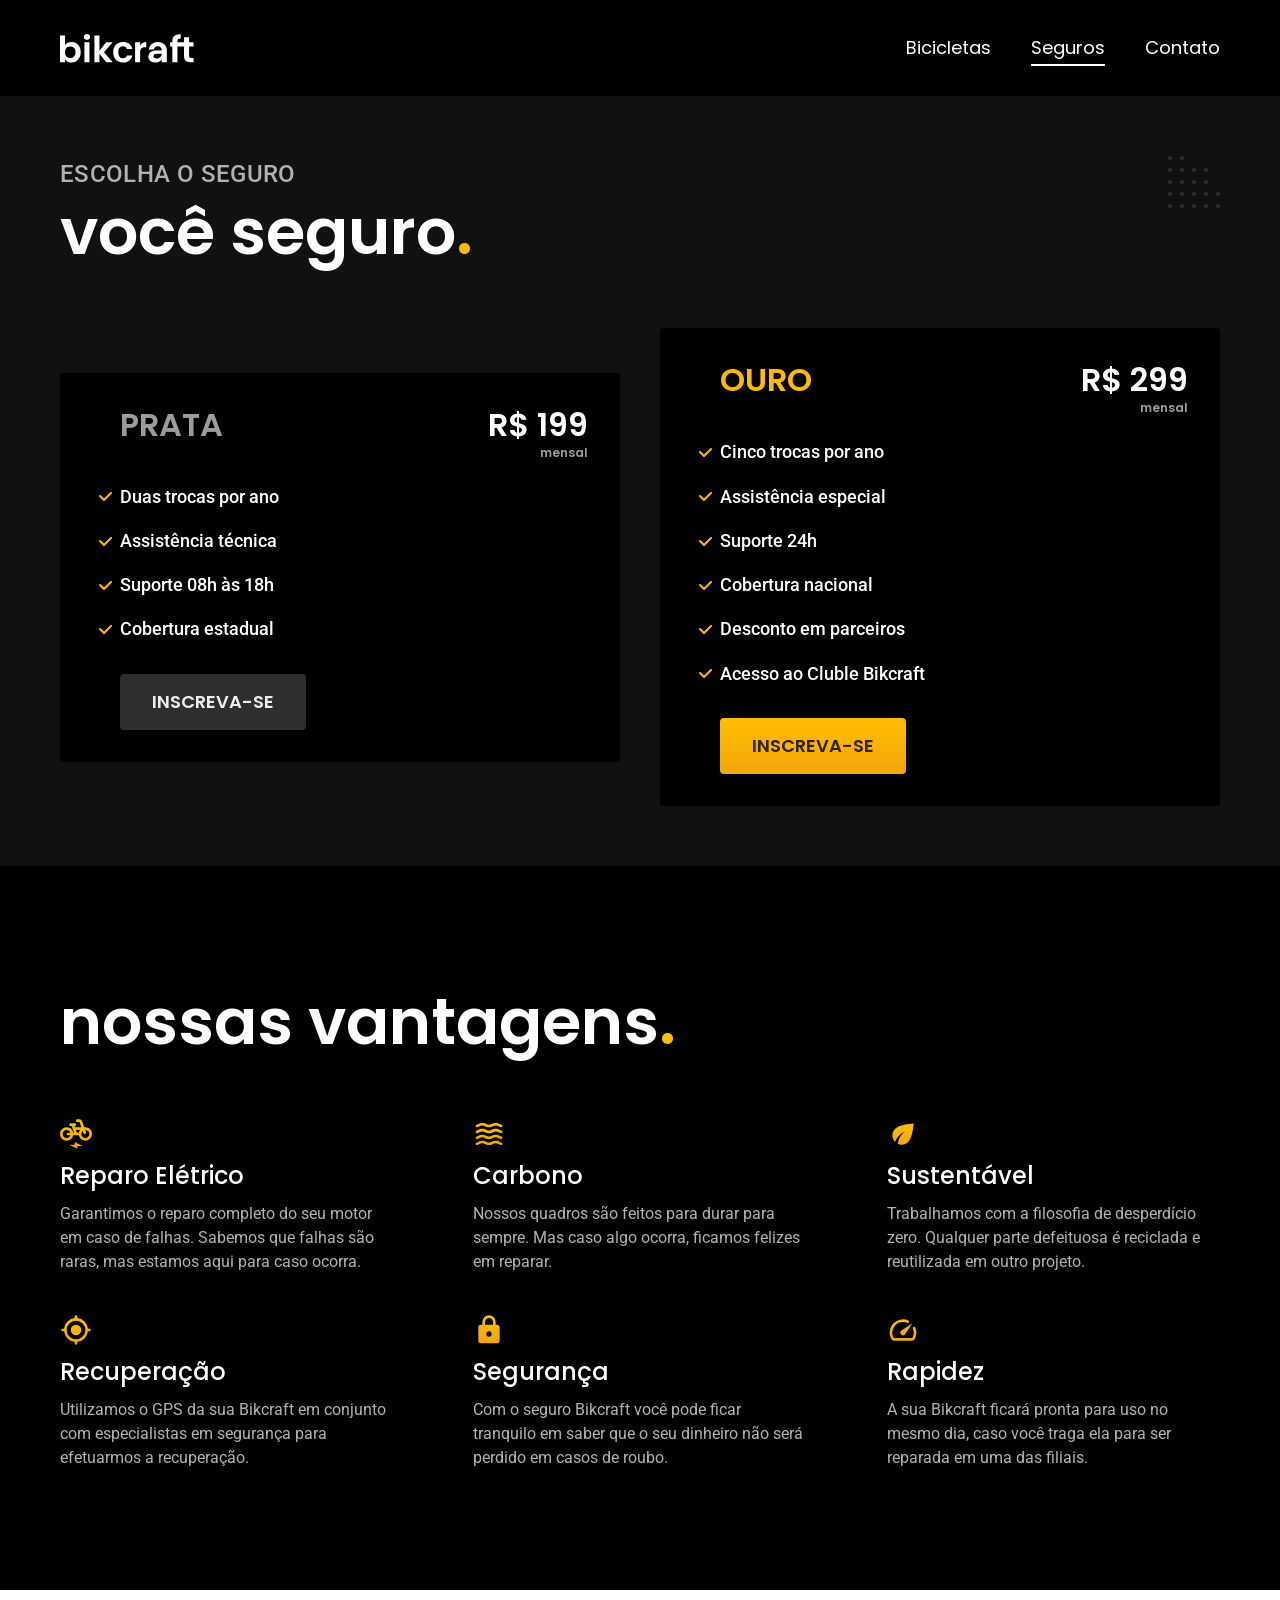
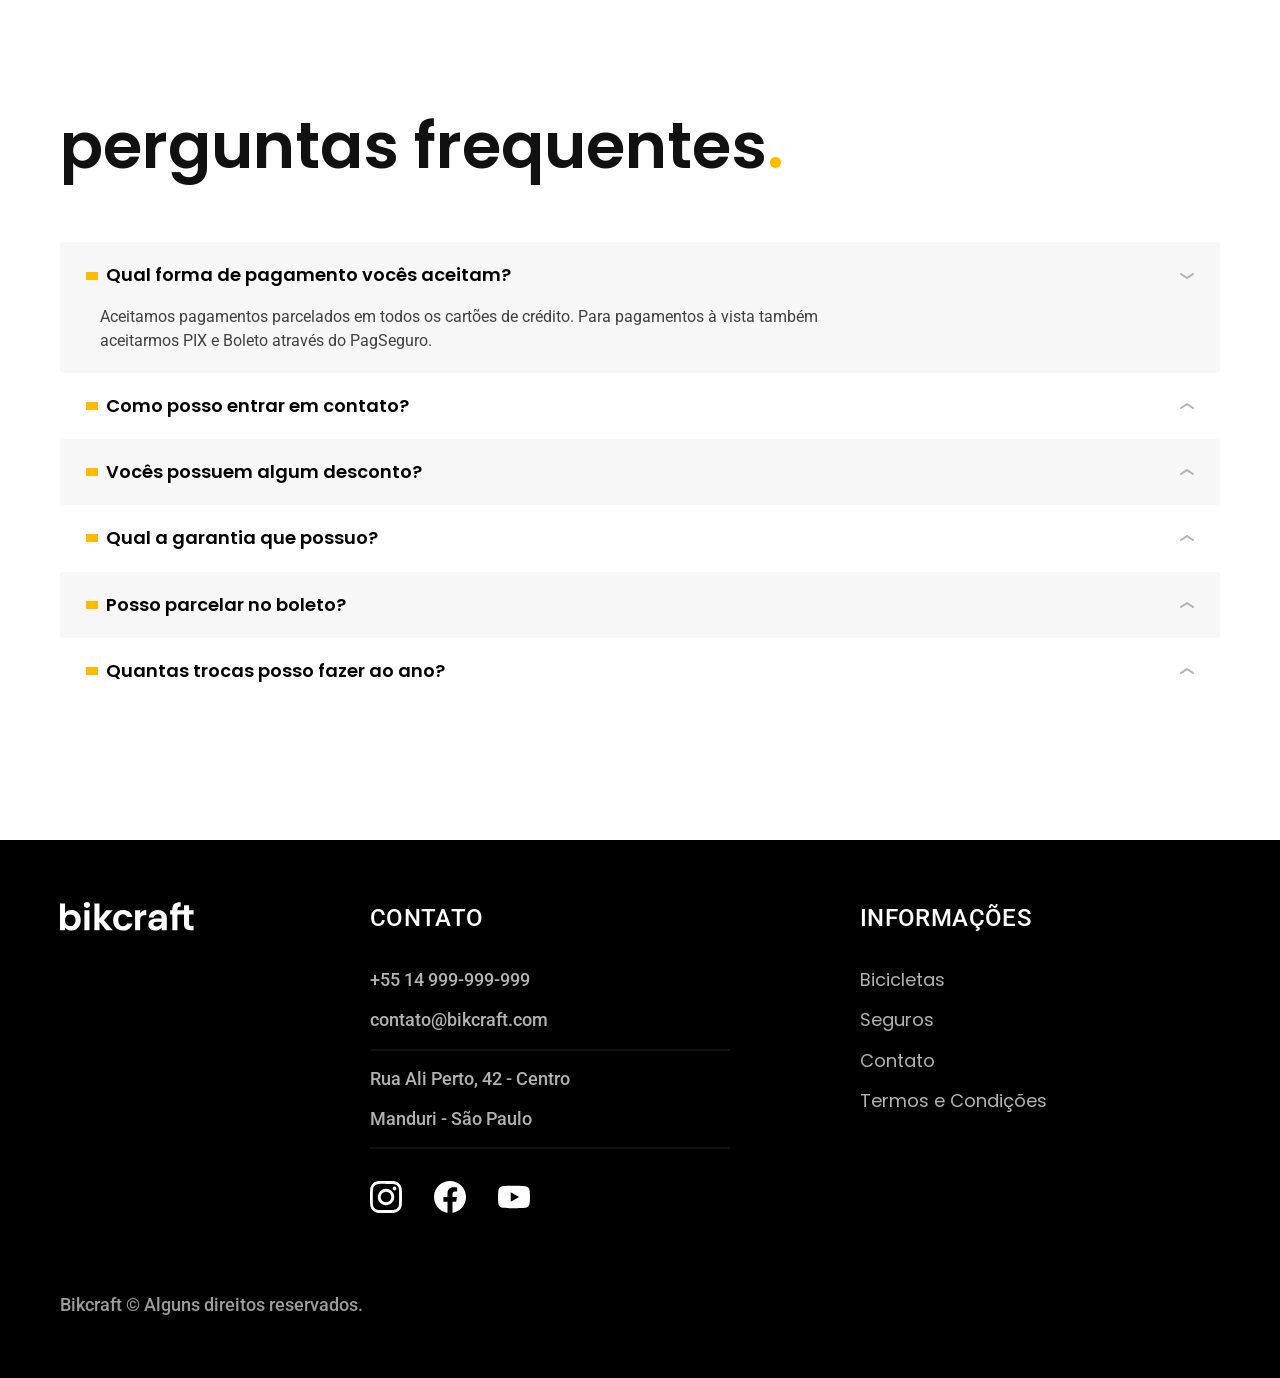
<file: seguros.html>
<!doctype html>
<html lang="pt-br">
    <head>
        <meta charset="UTF-8" />
        <meta name="viewport" content="width=device-width, initial-scale=1.0" />
        <meta name="description" content="Seguros" />
        <title>Seguros | Bikcraft - Bicicletas Elétricas</title>
        <link rel="preload" href="./css/style.css" as="style" />
        <link rel="stylesheet" href="./css/style.css" />
        <link rel="preconnect" href="https://fonts.googleapis.com" />
        <link rel="preconnect" href="https://fonts.gstatic.com" crossorigin />
        <link href="https://fonts.googleapis.com/css2?family=Merriweather:ital,opsz,wght@0,18..144,300..900;1,18..144,300..900&family=Poppins:ital,wght@0,100;0,200;0,300;0,400;0,500;0,600;0,700;0,800;0,900;1,100;1,200;1,300;1,400;1,500;1,600;1,700;1,800;1,900&family=Roboto:ital,wght@0,100..900;1,100..900&display=swap" rel="stylesheet" />
    </head>

    <body id="seguros">
        <header class="header-bg">
            <div class="container header">
                <a href="./index.html">
                    <img src="./img/bikcraft.svg" width="136" height="32" alt="logo bikcraft" />
                </a>

                <nav aria-label="primária">
                    <ul class="header_menu font-1-m cor-0">
                        <li><a href="./bicicletas.html">Bicicletas</a></li>
                        <li><a href="./seguros.html">Seguros</a></li>
                        <li><a href="./contato.html">Contato</a></li>
                    </ul>
                </nav>
            </div>
        </header>

        <main class="seguros-bg">
            <div class="titulo-bg">
                <div class="container titulo">
                    <p class="font-2-l-b cor-5">Escolha o seguro</p>
                    <h1 class="font-1-xxl cor-0">você seguro<span class="cor-p1">.</span></h1>
                </div>
            </div>
            <div class="container seguros">
                <div class="seguros_item">
                    <h3 class="font-1-xl cor-6">PRATA</h3>
                    <span class="font-1-xl cor-0">R$ 199<span class="font-1-xs cor-6">mensal</span></span>
                    <ul class="font-2-m cor-0">
                        <li>Duas trocas por ano</li>
                        <li>Assistência técnica</li>
                        <li>Suporte 08h às 18h</li>
                        <li>Cobertura estadual</li>
                    </ul>
                    <a class="button button-prata" href="./orcamento.html?tipo=seguro&produto=prata">Inscreva-se</a>
                </div>
                <div class="seguros_item">
                    <h3 class="font-1-xl cor-p1">OURO</h3>
                    <span class="font-1-xl cor-0">R$ 299<span class="font-1-xs cor-6">mensal</span></span>
                    <ul class="font-2-m cor-0">
                        <li>Cinco trocas por ano</li>
                        <li>Assistência especial</li>
                        <li>Suporte 24h</li>
                        <li>Cobertura nacional</li>
                        <li>Desconto em parceiros</li>
                        <li>Acesso ao Cluble Bikcraft</li>
                    </ul>
                    <a class="button" href="./orcamento.html?tipo=seguro&produto=ouro">Inscreva-se</a>
                </div>
            </div>
        </main>

        <article class="vantagens-bg">
            <div class="container vantagens">
                <h2 class="font-1-xxl cor-0">nossas vantagens<span class="cor-p1">.</span></h2>
                <ul>
                    <li>
                        <img src="./img/icones/eletrica.svg" alt="" />
                        <h3 class="font-1-l cor-0">Reparo Elétrico</h3>
                        <p class="font-2-s cor-5">Garantimos o reparo completo do seu motor em caso de falhas. Sabemos que falhas são raras, mas estamos aqui para caso ocorra.</p>
                    </li>
                    <li>
                        <img src="./img/icones/carbono.svg" alt="" />
                        <h3 class="font-1-l cor-0">Carbono</h3>
                        <p class="font-2-s cor-5">Nossos quadros são feitos para durar para sempre. Mas caso algo ocorra, ficamos felizes em reparar.</p>
                    </li>
                    <li>
                        <img src="./img/icones/sustentavel.svg" alt="" />
                        <h3 class="font-1-l cor-0">Sustentável</h3>
                        <p class="font-2-s cor-5">Trabalhamos com a filosofia de desperdício zero. Qualquer parte defeituosa é reciclada e reutilizada em outro projeto.</p>
                    </li>
                    <li>
                        <img src="./img/icones/rastreador.svg" alt="" />
                        <h3 class="font-1-l cor-0">Recuperação</h3>
                        <p class="font-2-s cor-5">Utilizamos o GPS da sua Bikcraft em conjunto com especialistas em segurança para efetuarmos a recuperação.</p>
                    </li>
                    <li>
                        <img src="./img/icones/seguro.svg" alt="" />
                        <h3 class="font-1-l cor-0">Segurança</h3>
                        <p class="font-2-s cor-5">Com o seguro Bikcraft você pode ficar tranquilo em saber que o seu dinheiro não será perdido em casos de roubo.</p>
                    </li>
                    <li>
                        <img src="./img/icones/velocidade.svg" alt="" />
                        <h3 class="font-1-l cor-0">Rapidez</h3>
                        <p class="font-2-s cor-5">A sua Bikcraft ficará pronta para uso no mesmo dia, caso você traga ela para ser reparada em uma das filiais.</p>
                    </li>
                </ul>
            </div>
        </article>

        <article class="container perguntas">
            <h2 class="font-1-xxl">perguntas frequentes<span class="cor-p1">.</span></h2>
            <dl>
                <div class="perguntas_item">
                    <dt><button class="font-1-m-b" aria-controls="pergunta1" aria-expanded="true">Qual forma de pagamento vocês aceitam?</button></dt>
                    <dd id="pergunta1" class="font-2-s cor-9 ativa">Aceitamos pagamentos parcelados em todos os cartões de crédito. Para pagamentos à vista também aceitarmos PIX e Boleto através do PagSeguro.</dd>
                </div>
                <div class="perguntas_item">
                    <dt><button class="font-1-m-b" aria-controls="pergunta2" aria-expanded="false">Como posso entrar em contato?</button></dt>
                    <dd id="pergunta2" class="font-2-s cor-9">Aceitamos pagamentos parcelados em todos os cartões de crédito. Para pagamentos à vista também aceitarmos PIX e Boleto através do PagSeguro.</dd>
                </div>
                <div class="perguntas_item">
                    <dt><button class="font-1-m-b" aria-controls="pergunta3" aria-expanded="false">Vocês possuem algum desconto?</button></dt>
                    <dd id="pergunta3" class="font-2-s cor-9">Aceitamos pagamentos parcelados em todos os cartões de crédito. Para pagamentos à vista também aceitarmos PIX e Boleto através do PagSeguro.</dd>
                </div>
                <div class="perguntas_item">
                    <dt><button class="font-1-m-b" aria-controls="pergunta4" aria-expanded="false">Qual a garantia que possuo?</button></dt>
                    <dd id="pergunta4" class="font-2-s cor-9">Aceitamos pagamentos parcelados em todos os cartões de crédito. Para pagamentos à vista também aceitarmos PIX e Boleto através do PagSeguro.</dd>
                </div>
                <div class="perguntas_item">
                    <dt><button class="font-1-m-b" aria-controls="pergunta5" aria-expanded="false">Posso parcelar no boleto?</button></dt>
                    <dd id="pergunta5" class="font-2-s cor-9">Aceitamos pagamentos parcelados em todos os cartões de crédito. Para pagamentos à vista também aceitarmos PIX e Boleto através do PagSeguro.</dd>
                </div>
                <div class="perguntas_item">
                    <dt><button class="font-1-m-b" aria-controls="pergunta6" aria-expanded="false">Quantas trocas posso fazer ao ano?</button></dt>
                    <dd id="pergunta6" class="font-2-s cor-9">Aceitamos pagamentos parcelados em todos os cartões de crédito. Para pagamentos à vista também aceitarmos PIX e Boleto através do PagSeguro.</dd>
                </div>
            </dl>
        </article>

        <footer class="footer-bg">
            <div class="container footer">
                <a class="footer_logo" href="./index.html">
                    <img class="footer_image" src="./img/bikcraft.svg" width="136" height="32" alt="logo bikcraft" />
                </a>

                <div class="footer_contato">
                    <h3 class="font-2-l-b cor-0">Contato</h3>
                    <ul class="font-2-m cor-5">
                        <li><a href="tel:+5514999999999">+55 14 999-999-999</a></li>
                        <li><a href="mailto:contato@bikcraft.com">contato@bikcraft.com</a></li>
                        <li>Rua Ali Perto, 42 - Centro</li>
                        <li>Manduri - São Paulo</li>
                    </ul>
                    <div class="footer_contato_redes">
                        <a href="">
                            <img src="./img/redes/instagram.svg" width="32" height="32" alt="Instagram" />
                        </a>
                        <a href="">
                            <img src="./img/redes/facebook.svg" width="32" height="32" alt="Facebook" />
                        </a>
                        <a href="">
                            <img src="./img/redes/youtube.svg" width="32" height="32" alt="Youtube" />
                        </a>
                    </div>
                </div>
                <div class="footer_info">
                    <h3 class="font-2-l-b cor-0">Informações</h3>
                    <nav>
                        <ul class="font-1-m cor-5">
                            <li><a href="./bicicletas.html">Bicicletas</a></li>
                            <li><a href="./seguros.html">Seguros</a></li>
                            <li><a href="./contato.html">Contato</a></li>
                            <li><a href="./termos.html">Termos e Condições</a></li>
                        </ul>
                    </nav>
                </div>
                <p class="footer_copy font-2-m cor-6">Bikcraft &copy; Alguns direitos reservados.</p>
            </div>
        </footer>

        <script src="./js/script.js"></script>
    </body>
</html>
</file>
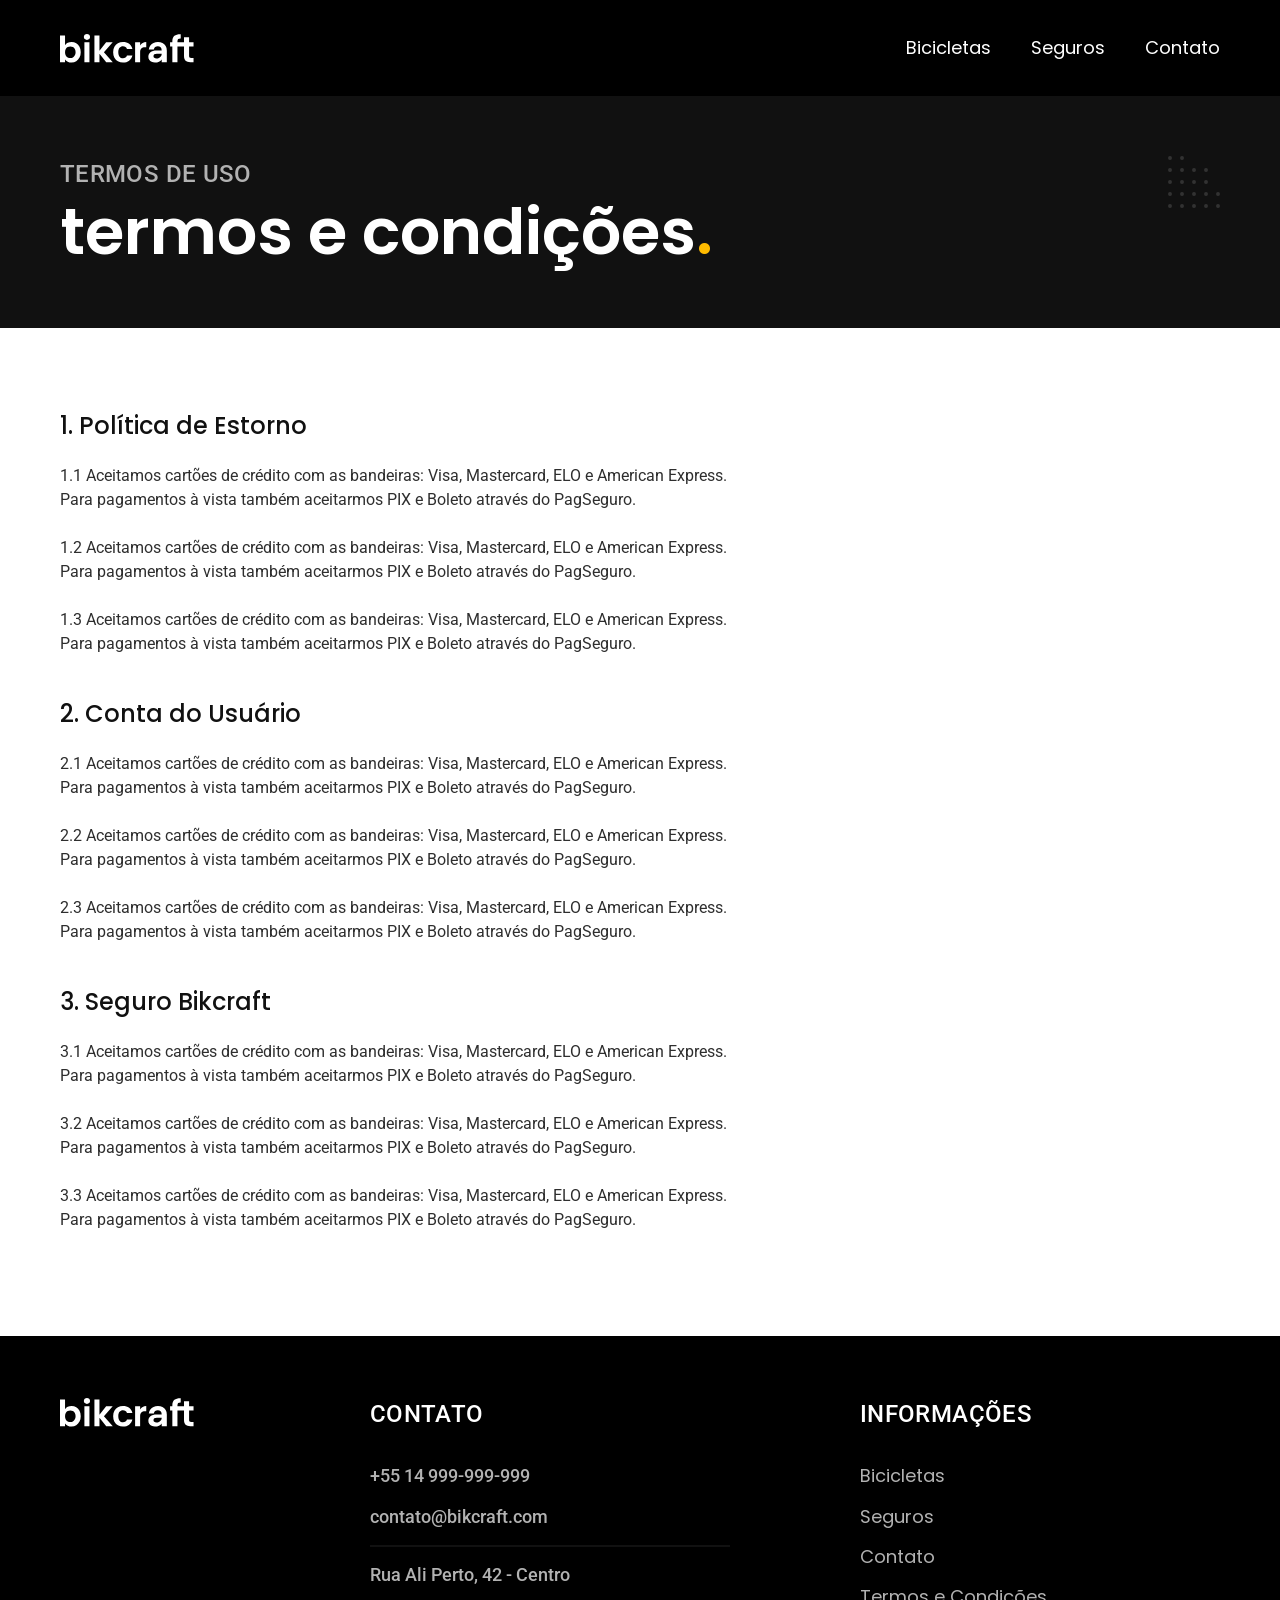
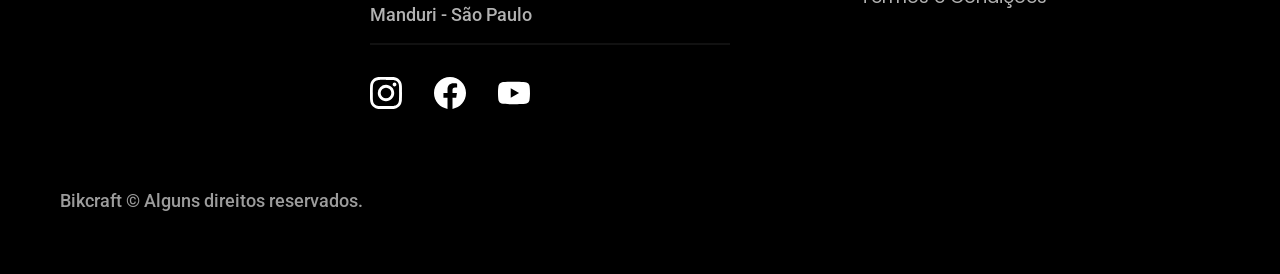
<file: termos.html>
<!doctype html>
<html lang="pt-br">
    <head>
        <meta charset="UTF-8" />
        <meta name="viewport" content="width=device-width, initial-scale=1.0" />
        <meta name="description" content="Termos e condições" />
        <title>Termos e Condições | Bikcraft - Bicicletas Elétricas</title>
        <link rel="preload" href="./css/style.css" as="style" />
        <link rel="stylesheet" href="./css/style.css" />
        <link rel="preconnect" href="https://fonts.googleapis.com" />
        <link rel="preconnect" href="https://fonts.gstatic.com" crossorigin />
        <link href="https://fonts.googleapis.com/css2?family=Merriweather:ital,opsz,wght@0,18..144,300..900;1,18..144,300..900&family=Poppins:ital,wght@0,100;0,200;0,300;0,400;0,500;0,600;0,700;0,800;0,900;1,100;1,200;1,300;1,400;1,500;1,600;1,700;1,800;1,900&family=Roboto:ital,wght@0,100..900;1,100..900&display=swap" rel="stylesheet" />
    </head>

    <body id="termos">
        <header class="header-bg">
            <div class="container header">
                <a href="./index.html">
                    <img src="./img/bikcraft.svg" width="136" height="32" alt="logo bikcraft" />
                </a>

                <nav aria-label="primária">
                    <ul class="header_menu font-1-m cor-0">
                        <li><a href="./bicicletas.html">Bicicletas</a></li>
                        <li><a href="./seguros.html">Seguros</a></li>
                        <li><a href="./contato.html">Contato</a></li>
                    </ul>
                </nav>
            </div>
        </header>

        <main>
            <div class="titulo-bg">
                <div class="container titulo">
                    <p class="font-2-l-b cor-5">Termos de uso</p>
                    <h1 class="font-1-xxl cor-0">termos e condições<span class="cor-p1">.</span></h1>
                </div>
            </div>

            <div class="container termos font-2-s cor-10">
                <h2 class="font-1-l cor-11">1. Política de Estorno</h2>
                <p>1.1 Aceitamos cartões de crédito com as bandeiras: Visa, Mastercard, ELO e American Express. Para pagamentos à vista também aceitarmos PIX e Boleto através do PagSeguro.</p>
                <p>1.2 Aceitamos cartões de crédito com as bandeiras: Visa, Mastercard, ELO e American Express. Para pagamentos à vista também aceitarmos PIX e Boleto através do PagSeguro.</p>
                <p>1.3 Aceitamos cartões de crédito com as bandeiras: Visa, Mastercard, ELO e American Express. Para pagamentos à vista também aceitarmos PIX e Boleto através do PagSeguro.</p>
                <h2 class="font-1-l cor-11">2. Conta do Usuário</h2>
                <p>2.1 Aceitamos cartões de crédito com as bandeiras: Visa, Mastercard, ELO e American Express. Para pagamentos à vista também aceitarmos PIX e Boleto através do PagSeguro.</p>
                <p>2.2 Aceitamos cartões de crédito com as bandeiras: Visa, Mastercard, ELO e American Express. Para pagamentos à vista também aceitarmos PIX e Boleto através do PagSeguro.</p>
                <p>2.3 Aceitamos cartões de crédito com as bandeiras: Visa, Mastercard, ELO e American Express. Para pagamentos à vista também aceitarmos PIX e Boleto através do PagSeguro.</p>
                <h2 class="font-1-l cor-11">3. Seguro Bikcraft</h2>
                <p>3.1 Aceitamos cartões de crédito com as bandeiras: Visa, Mastercard, ELO e American Express. Para pagamentos à vista também aceitarmos PIX e Boleto através do PagSeguro.</p>
                <p>3.2 Aceitamos cartões de crédito com as bandeiras: Visa, Mastercard, ELO e American Express. Para pagamentos à vista também aceitarmos PIX e Boleto através do PagSeguro.</p>
                <p>3.3 Aceitamos cartões de crédito com as bandeiras: Visa, Mastercard, ELO e American Express. Para pagamentos à vista também aceitarmos PIX e Boleto através do PagSeguro.</p>
            </div>
        </main>

        <footer class="footer-bg">
            <div class="container footer">
                <a class="footer_logo" href="./index.html">
                    <img class="footer_image" src="./img/bikcraft.svg" width="136" height="32" alt="logo bikcraft" />
                </a>

                <div class="footer_contato">
                    <h3 class="font-2-l-b cor-0">Contato</h3>
                    <ul class="font-2-m cor-5">
                        <li>
                            <a href="tel:+5514999999999">+55 14 999-999-999</a>
                        </li>
                        <li>
                            <a href="mailto:contato@bikcraft.com">contato@bikcraft.com</a>
                        </li>
                        <li>Rua Ali Perto, 42 - Centro</li>
                        <li>Manduri - São Paulo</li>
                    </ul>
                    <div class="footer_contato_redes">
                        <a href="">
                            <img src="./img/redes/instagram.svg" width="32" height="32" alt="Instagram" />
                        </a>
                        <a href="">
                            <img src="./img/redes/facebook.svg" width="32" height="32" alt="Facebook" />
                        </a>
                        <a href="">
                            <img src="./img/redes/youtube.svg" width="32" height="32" alt="Youtube" />
                        </a>
                    </div>
                </div>
                <div class="footer_info">
                    <h3 class="font-2-l-b cor-0">Informações</h3>
                    <nav>
                        <ul class="font-1-m cor-5">
                            <li><a href="./bicicletas.html">Bicicletas</a></li>
                            <li><a href="./seguros.html">Seguros</a></li>
                            <li><a href="./contato.html">Contato</a></li>
                            <li>
                                <a href="./termos.html">Termos e Condições</a>
                            </li>
                        </ul>
                    </nav>
                </div>
                <p class="footer_copy font-2-m cor-6">Bikcraft &copy; Alguns direitos reservados.</p>
            </div>
        </footer>

        <script src="./js/script.js"></script>
    </body>
</html>
</file>
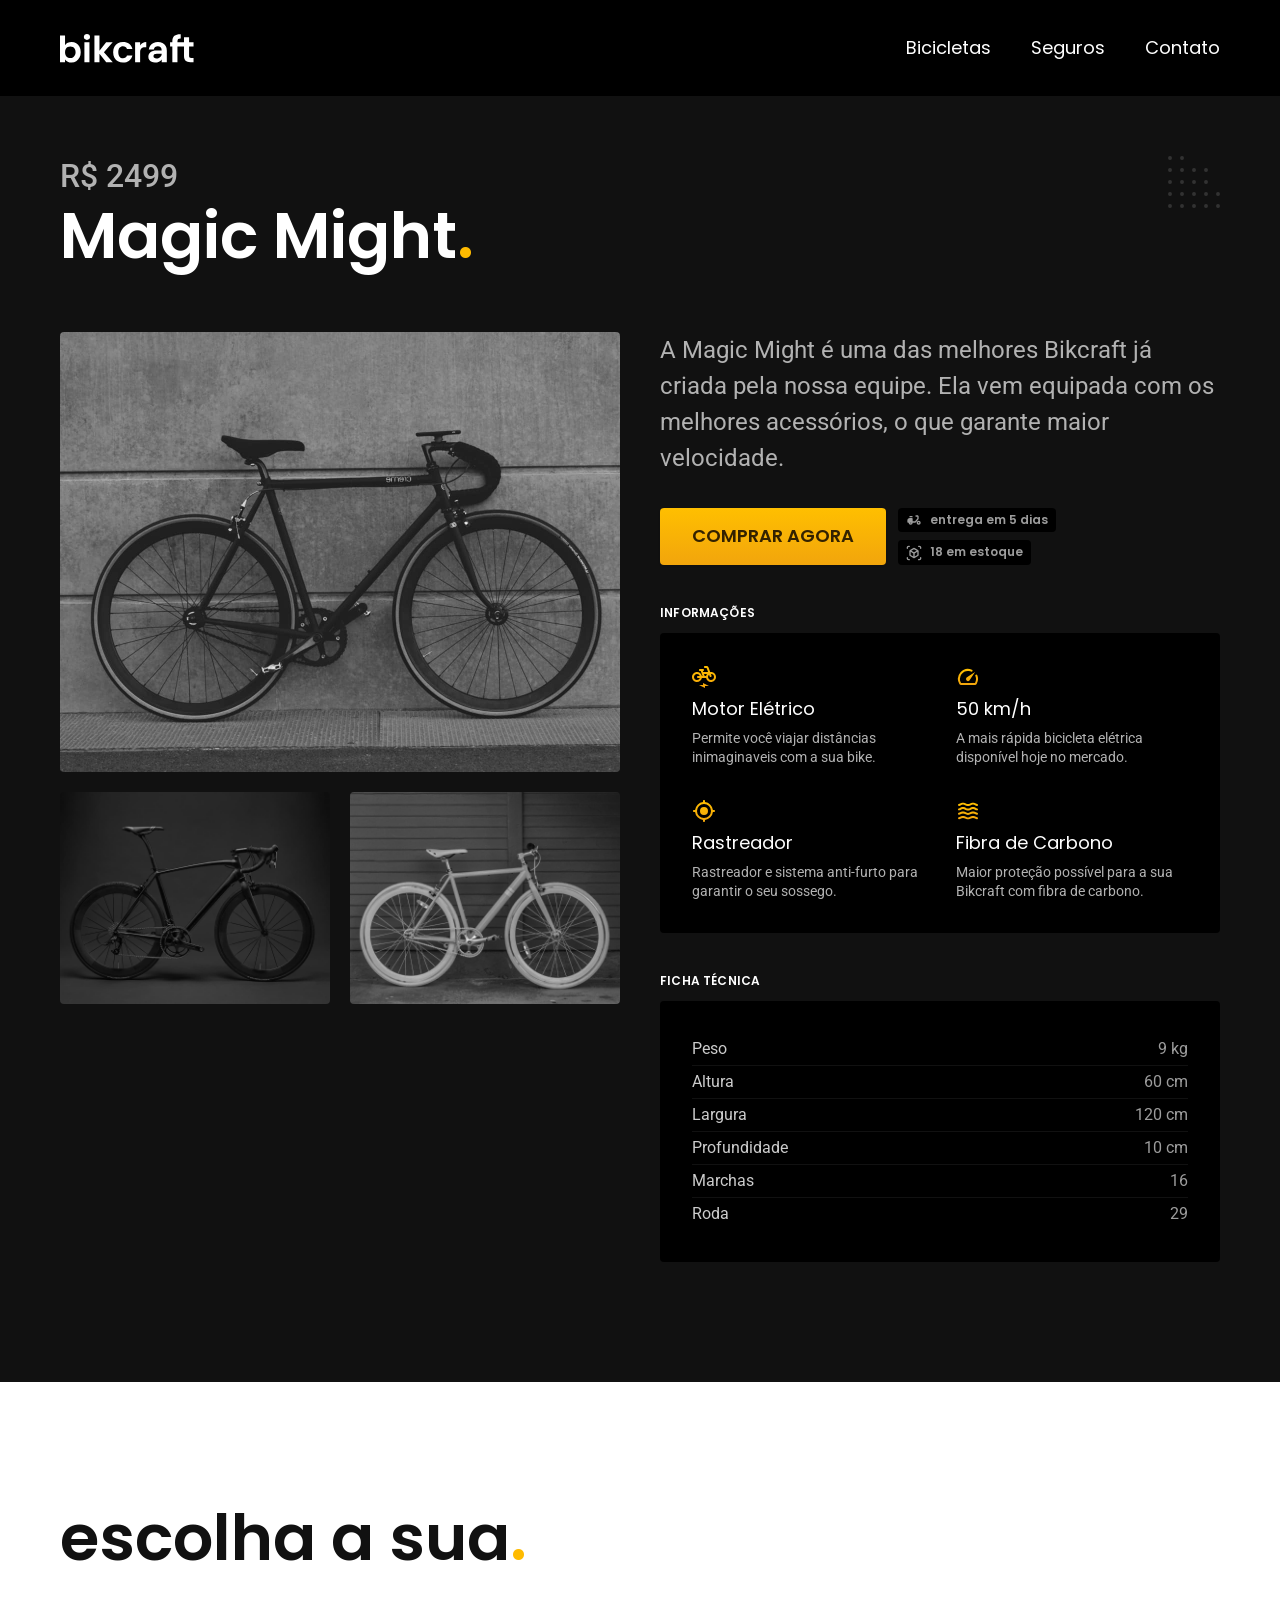
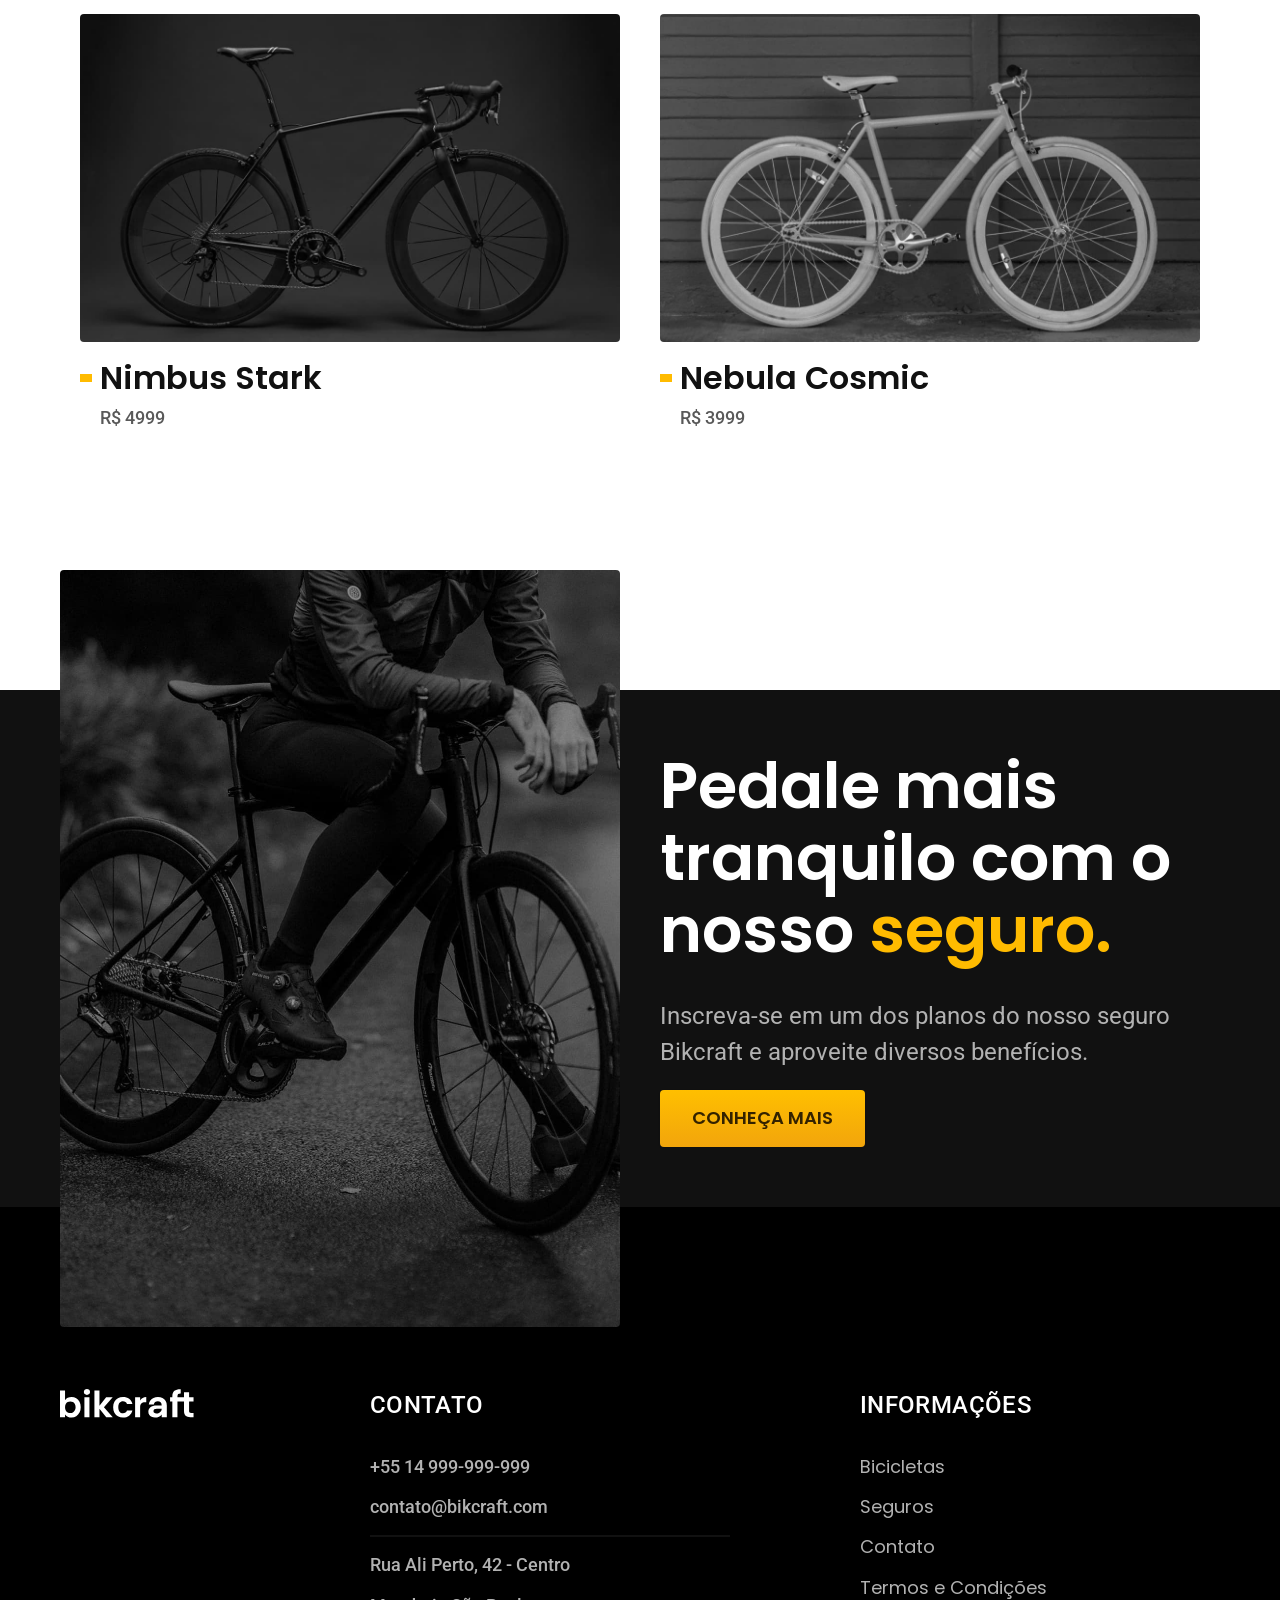
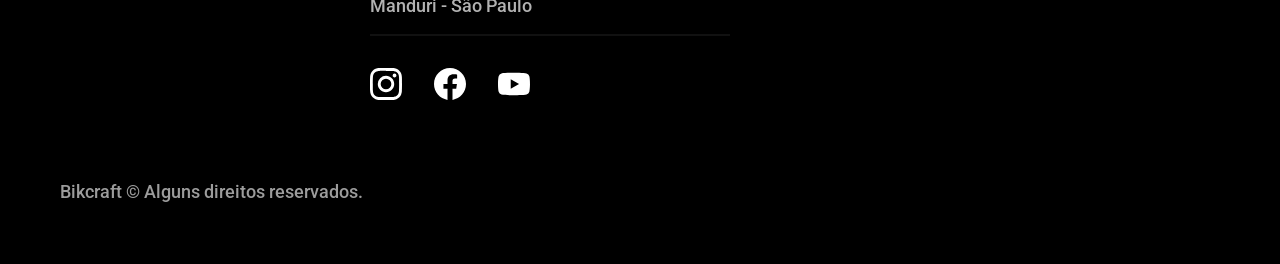
<file: bicicletas/magic.html>
<!doctype html>
<html lang="pt-br">
    <head>
        <meta charset="UTF-8" />
        <meta name="viewport" content="width=device-width, initial-scale=1.0" />
        <meta name="description" content="Magic Might" />
        <title>Magic Might | Bikcraft - Bicicletas Elétricas</title>
        <link rel="stylesheet" href="../css/style.css" />
        <link rel="preconnect" href="https://fonts.googleapis.com" />
        <link rel="preconnect" href="https://fonts.gstatic.com" crossorigin />
        <link href="https://fonts.googleapis.com/css2?family=Merriweather:ital,opsz,wght@0,18..144,300..900;1,18..144,300..900&family=Poppins:ital,wght@0,100;0,200;0,300;0,400;0,500;0,600;0,700;0,800;0,900;1,100;1,200;1,300;1,400;1,500;1,600;1,700;1,800;1,900&family=Roboto:ital,wght@0,100..900;1,100..900&display=swap" rel="stylesheet" />
    </head>

    <body id="bicicleta">
        <header class="header-bg">
            <div class="container header">
                <a href="../index.html">
                    <img src="../img/bikcraft.svg" width="136" height="32" alt="logo bikcraft" />
                </a>

                <nav aria-label="primária">
                    <ul class="header_menu font-1-m cor-0">
                        <li><a href="../bicicletas.html">Bicicletas</a></li>
                        <li><a href="../seguros.html">Seguros</a></li>
                        <li><a href="../contato.html">Contato</a></li>
                    </ul>
                </nav>
            </div>
        </header>

        <main class="titulo-bg">
            <div class="container titulo">
                <p class="font-2-xl cor-5">R$ 2499</p>
                <h1 class="font-1-xxl cor-0">Magic Might<span class="cor-p1">.</span></h1>
            </div>
            <div class="container bicicleta">
                <div class="bicicleta_imagens">
                    <img src="../img/bicicleta/nimbus2.jpg" alt="bicicleta magic might" />
                    <img src="../img/bicicleta/nimbus1.jpg" alt="bicicleta nimbus stark" />
                    <img src="../img/bicicleta/nimbus3.jpg" alt="bicicleta nebula cosmic" />
                </div>
                <div class="bicicleta_conteudo">
                    <p class="bicicleta_conteudo_texto font-2-l cor-5">A Magic Might é uma das melhores Bikcraft já criada pela nossa equipe. Ela vem equipada com os melhores acessórios, o que garante maior velocidade.</p>
                    <div class="bicicleta_conteudo_comprar">
                        <a class="button" href="../orcamento.html?tipo=bikcraft&produto=magic">Comprar Agora</a>
                        <span class="font-1-xs cor-6"><img src="../img/icones/entrega.svg" alt="" />entrega em 5 dias</span>
                        <span class="font-1-xs cor-6"><img src="../img/icones/estoque.svg" alt="" />18 em estoque</span>
                    </div>
                    <h2 class="font-1-xs cor-0">Informações</h2>
                    <ul class="bicicleta_informacoes">
                        <li>
                            <img src="../img/icones/eletrica.svg" alt="" />
                            <h3 class="font-1-m cor-0">Motor Elétrico</h3>
                            <p class="font-2-xs cor-5">Permite você viajar distâncias inimaginaveis com a sua bike.</p>
                        </li>
                        <li>
                            <img src="../img/icones/velocidade.svg" alt="" />
                            <h3 class="font-1-m cor-0">50 km/h</h3>
                            <p class="font-2-xs cor-5">A mais rápida bicicleta elétrica disponível hoje no mercado.</p>
                        </li>
                        <li>
                            <img src="../img/icones/rastreador.svg" alt="" />
                            <h3 class="font-1-m cor-0">Rastreador</h3>
                            <p class="font-2-xs cor-5">Rastreador e sistema anti-furto para garantir o seu sossego.</p>
                        </li>
                        <li>
                            <img src="../img/icones/carbono.svg" alt="" />
                            <h3 class="font-1-m cor-0">Fibra de Carbono</h3>
                            <p class="font-2-xs cor-5">Maior proteção possível para a sua Bikcraft com fibra de carbono.</p>
                        </li>
                    </ul>
                    <h2 class="font-1-xs cor-0">Ficha Técnica</h2>
                    <ul class="bicicleta_ficha font-2-s cor-4">
                        <li>Peso <span>9 kg</span></li>
                        <li>Altura <span>60 cm</span></li>
                        <li>Largura <span>120 cm</span></li>
                        <li>Profundidade <span>10 cm</span></li>
                        <li>Marchas <span>16</span></li>
                        <li>Roda <span>29</span></li>
                    </ul>
                </div>
            </div>
        </main>
        <article class="container bicicletas-lista">
            <h2 class="font-1-xxl">escolha a sua<span class="cor-p1">.</span></h2>
            <ul>
                <li>
                    <a href="./nimbus.html">
                        <img src="../img/bicicletas/nimbus.jpg" alt="Bicicleta nimbus stark" />
                        <h3 class="font-1-xl">Nimbus Stark</h3>
                        <span class="font-2-m cor-8">R$ 4999</span>
                    </a>
                </li>
                <li>
                    <a href="./nebula.html">
                        <img src="../img/bicicletas/nebula.jpg" alt="Bicicleta nebula cosmic" />
                        <h3 class="font-1-xl">Nebula Cosmic</h3>
                        <span class="font-2-m cor-8">R$ 3999</span>
                    </a>
                </li>
            </ul>
        </article>

        <article class="bicicleta-seguro-bg">
            <div class="container bicicleta-seguro">
                <div class="bicicleta-seguro_imagem">
                    <img src="../img/fotos/seguros.jpg" alt="Pessoa parada em cima de uma bicicleta" />
                </div>
                <div class="bicicleta-seguro_conteudo">
                    <h2 class="font-1-xxl cor-0">Pedale mais tranquilo com o nosso <span class="cor-p1">seguro.</span></h2>
                    <p class="font-2-l cor-5">Inscreva-se em um dos planos do nosso seguro Bikcraft e aproveite diversos benefícios.</p>
                    <a class="button" href="../seguros.html">Conheça Mais</a>
                </div>
            </div>
        </article>

        <footer class="footer-bg">
            <div class="container footer">
                <a class="footer_logo" href="../index.html">
                    <img class="footer_image" src="../img/bikcraft.svg" alt="logo bikcraft" />
                </a>

                <div class="footer_contato">
                    <h3 class="font-2-l-b cor-0">Contato</h3>
                    <ul class="font-2-m cor-5">
                        <li><a href="tel:+5514999999999">+55 14 999-999-999</a></li>
                        <li><a href="mailto:contato@bikcraft.com">contato@bikcraft.com</a></li>
                        <li>Rua Ali Perto, 42 - Centro</li>
                        <li>Manduri - São Paulo</li>
                    </ul>
                    <div class="footer_contato_redes">
                        <a href="">
                            <img src="../img/redes/instagram.svg" width="32" height="32" alt="Instagram" />
                        </a>
                        <a href="">
                            <img src="../img/redes/facebook.svg" width="32" height="32" alt="Facebook" />
                        </a>
                        <a href="">
                            <img src="../img/redes/youtube.svg" width="32" height="32" alt="Youtube" />
                        </a>
                    </div>
                </div>
                <div class="footer_info">
                    <h3 class="font-2-l-b cor-0">Informações</h3>
                    <nav>
                        <ul class="font-1-m cor-5">
                            <li><a href="../bicicletas.html">Bicicletas</a></li>
                            <li><a href="../seguros.html">Seguros</a></li>
                            <li><a href="../contato.html">Contato</a></li>
                            <li><a href="../termos.html">Termos e Condições</a></li>
                        </ul>
                    </nav>
                </div>
                <p class="footer_copy font-2-m cor-6">Bikcraft &copy; Alguns direitos reservados.</p>
            </div>
        </footer>

        <script src="../js/script.js"></script>
    </body>
</html>
</file>
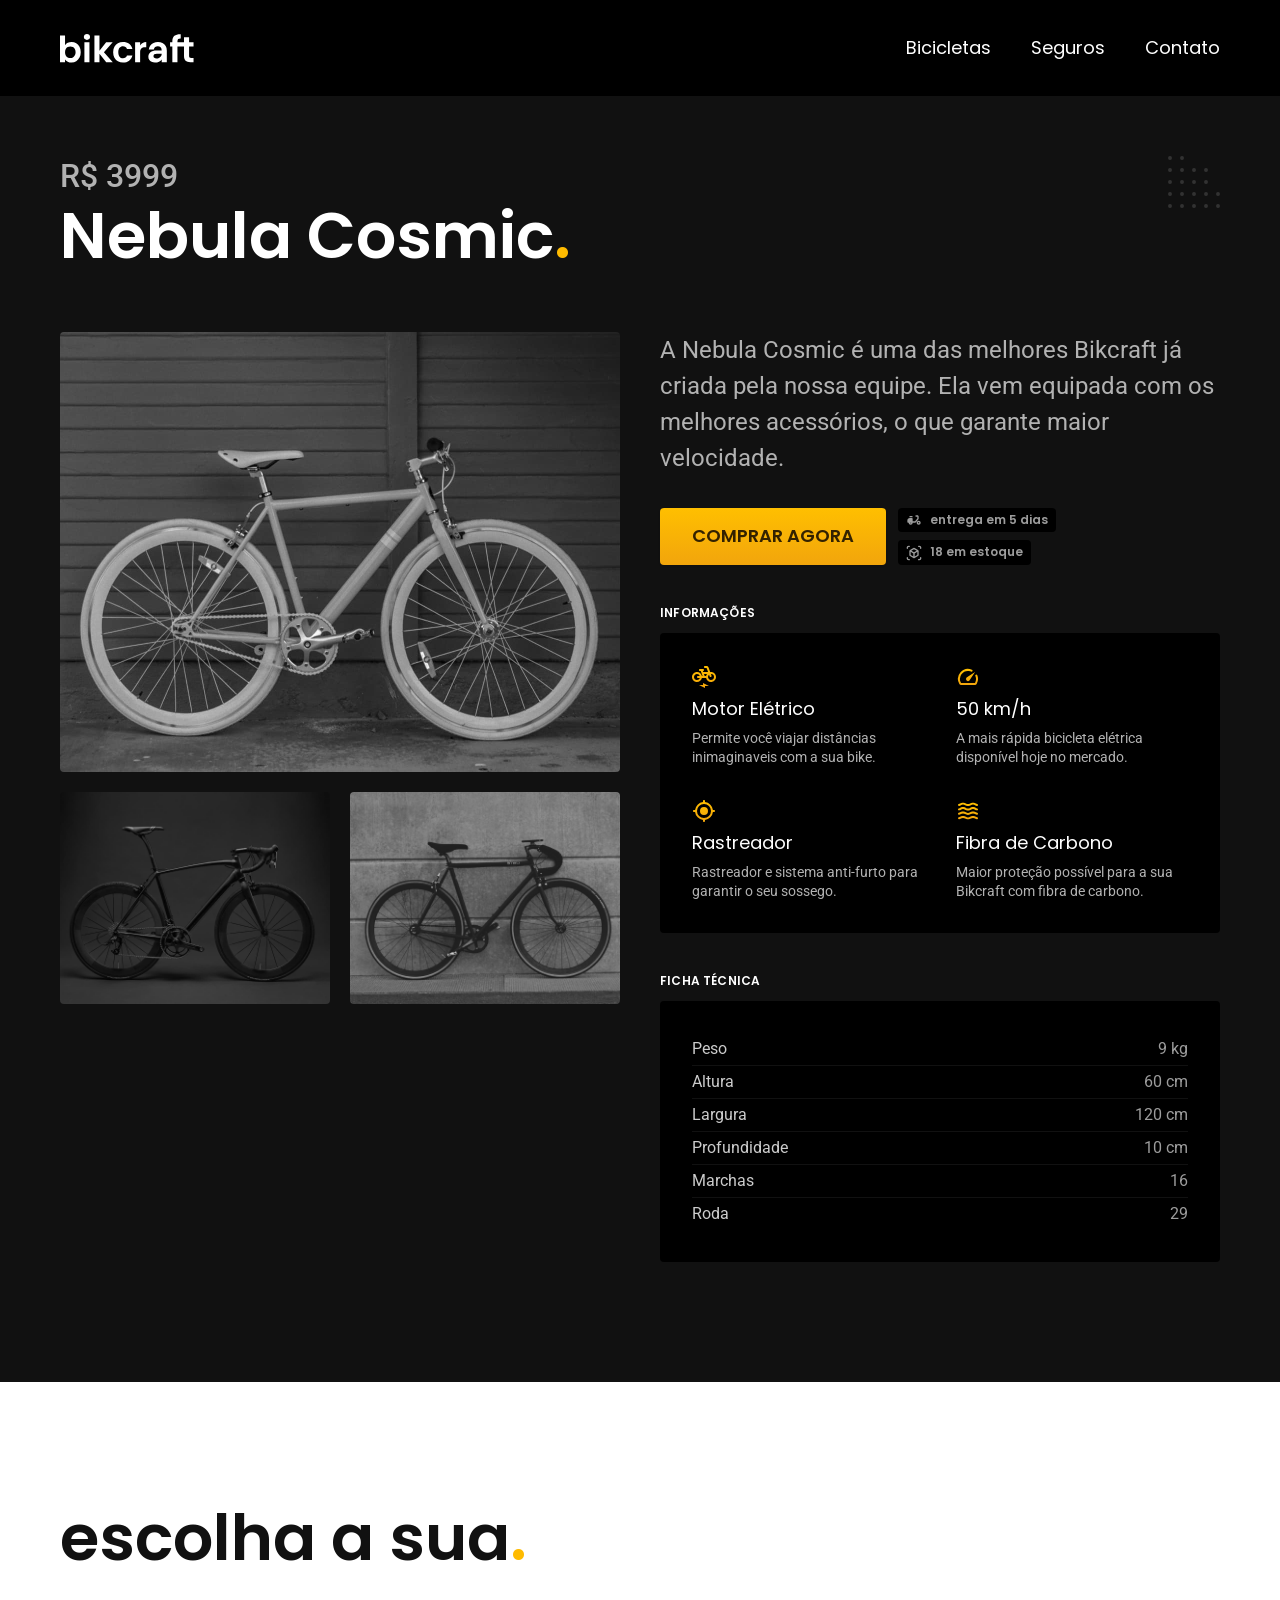
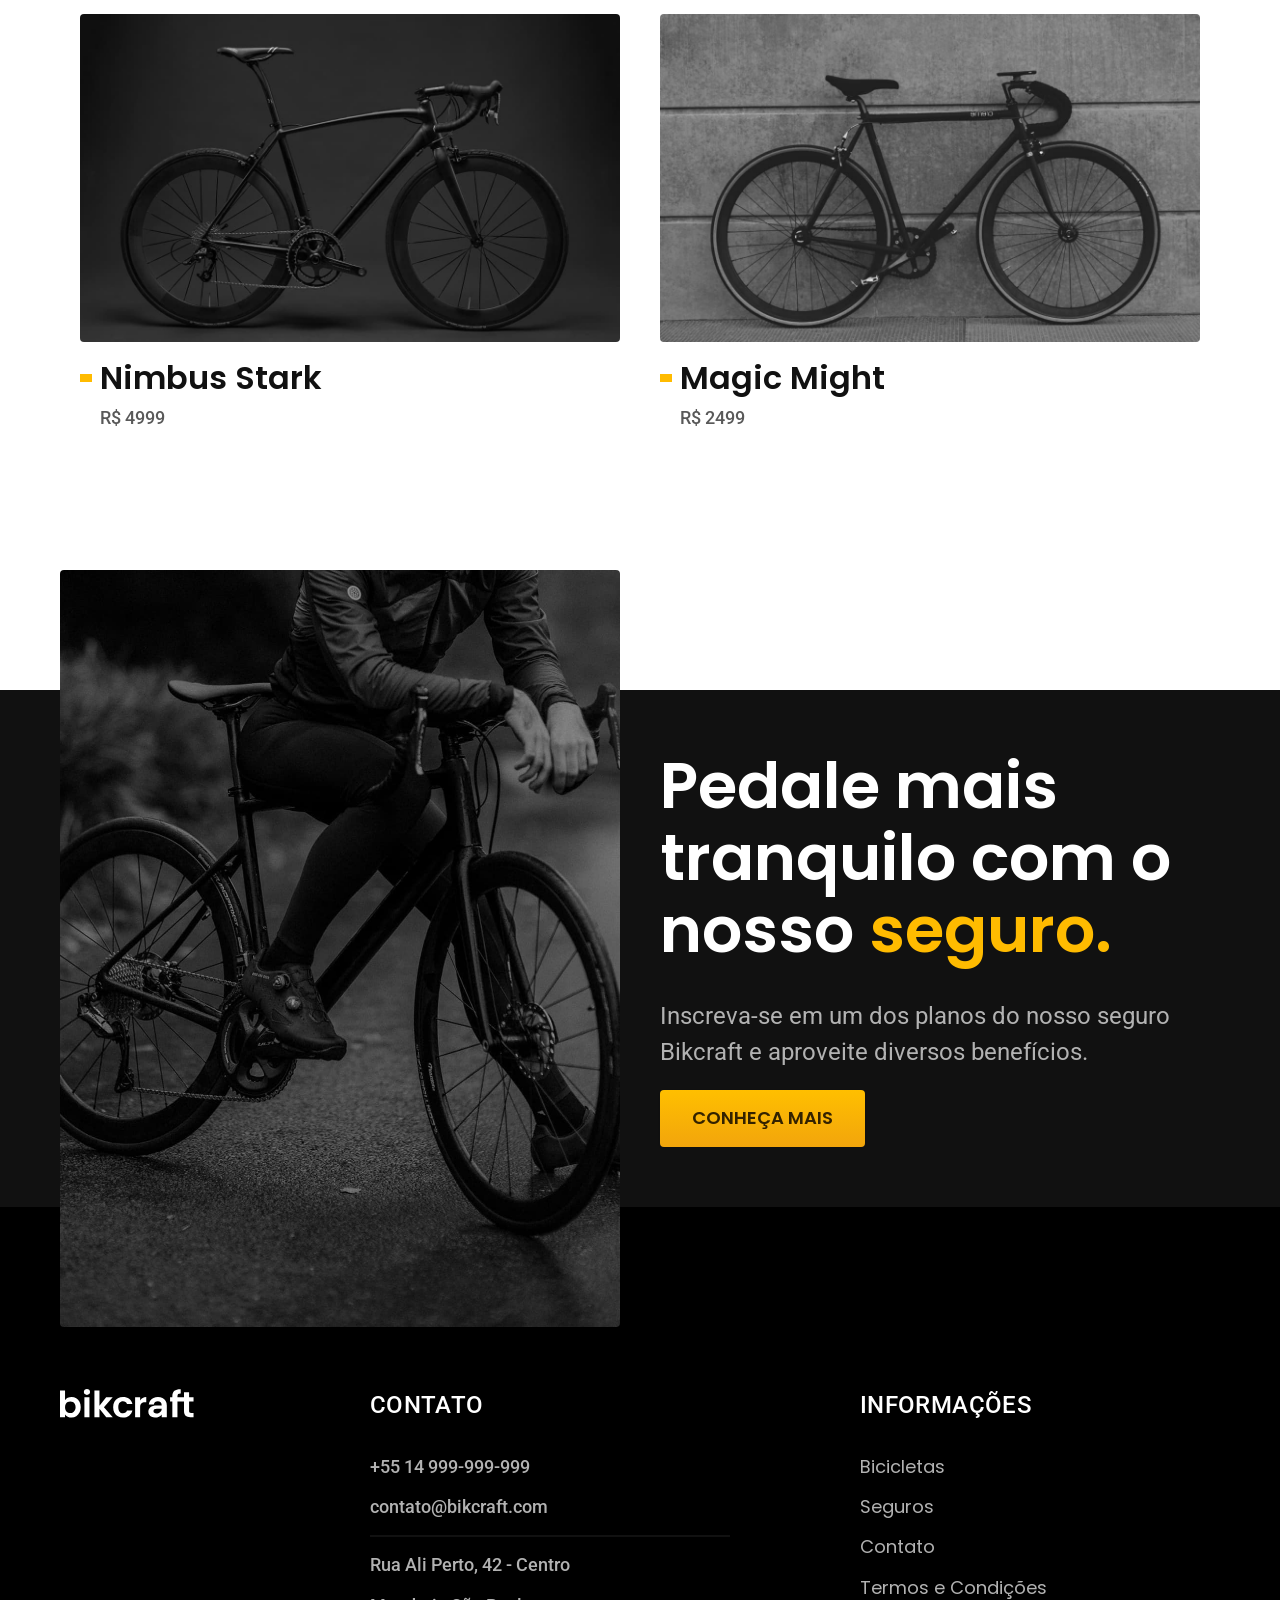
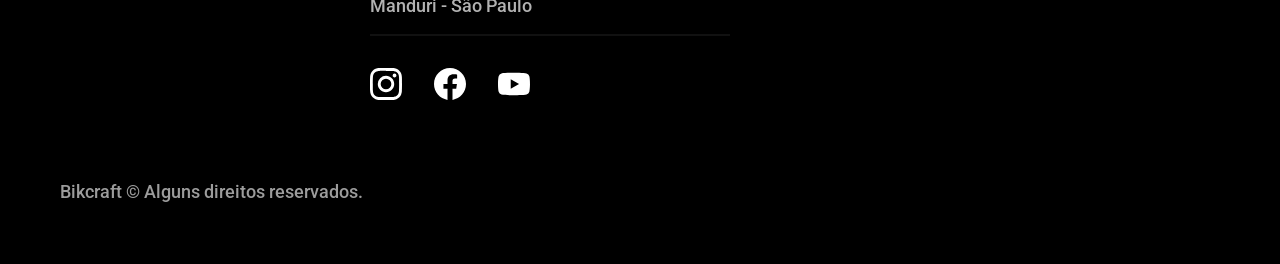
<file: bicicletas/nebula.html>
<!doctype html>
<html lang="pt-br">
    <head>
        <meta charset="UTF-8" />
        <meta name="viewport" content="width=device-width, initial-scale=1.0" />
        <meta name="description" content="Nebula Cosmic" />
        <title>Nebula Cosmic | Bikcraft - Bicicletas Elétricas</title>
        <link rel="stylesheet" href="../css/style.css" />
        <link rel="preconnect" href="https://fonts.googleapis.com" />
        <link rel="preconnect" href="https://fonts.gstatic.com" crossorigin />
        <link href="https://fonts.googleapis.com/css2?family=Merriweather:ital,opsz,wght@0,18..144,300..900;1,18..144,300..900&family=Poppins:ital,wght@0,100;0,200;0,300;0,400;0,500;0,600;0,700;0,800;0,900;1,100;1,200;1,300;1,400;1,500;1,600;1,700;1,800;1,900&family=Roboto:ital,wght@0,100..900;1,100..900&display=swap" rel="stylesheet" />
    </head>

    <body id="bicicleta">
        <header class="header-bg">
            <div class="container header">
                <a href="../index.html">
                    <img src="../img/bikcraft.svg" width="136" height="32" alt="logo bikcraft" />
                </a>

                <nav aria-label="primária">
                    <ul class="header_menu font-1-m cor-0">
                        <li><a href="../bicicletas.html">Bicicletas</a></li>
                        <li><a href="../seguros.html">Seguros</a></li>
                        <li><a href="../contato.html">Contato</a></li>
                    </ul>
                </nav>
            </div>
        </header>

        <main class="titulo-bg">
            <div class="container titulo">
                <p class="font-2-xl cor-5">R$ 3999</p>
                <h1 class="font-1-xxl cor-0">Nebula Cosmic<span class="cor-p1">.</span></h1>
            </div>
            <div class="container bicicleta">
                <div class="bicicleta_imagens">
                    <img src="../img/bicicleta/nimbus3.jpg" alt="bicicleta nebula cosmic" />
                    <img src="../img/bicicleta/nimbus1.jpg" alt="bicicleta nimbus stark" />
                    <img src="../img/bicicleta/nimbus2.jpg" alt="bicicleta magic might" />
                </div>
                <div class="bicicleta_conteudo">
                    <p class="bicicleta_conteudo_texto font-2-l cor-5">A Nebula Cosmic é uma das melhores Bikcraft já criada pela nossa equipe. Ela vem equipada com os melhores acessórios, o que garante maior velocidade.</p>
                    <div class="bicicleta_conteudo_comprar">
                        <a class="button" href="../orcamento.html?tipo=bikcraft&produto=nebula">Comprar Agora</a>
                        <span class="font-1-xs cor-6"><img src="../img/icones/entrega.svg" alt="" />entrega em 5 dias</span>
                        <span class="font-1-xs cor-6"><img src="../img/icones/estoque.svg" alt="" />18 em estoque</span>
                    </div>
                    <h2 class="font-1-xs cor-0">Informações</h2>
                    <ul class="bicicleta_informacoes">
                        <li>
                            <img src="../img/icones/eletrica.svg" alt="" />
                            <h3 class="font-1-m cor-0">Motor Elétrico</h3>
                            <p class="font-2-xs cor-5">Permite você viajar distâncias inimaginaveis com a sua bike.</p>
                        </li>
                        <li>
                            <img src="../img/icones/velocidade.svg" alt="" />
                            <h3 class="font-1-m cor-0">50 km/h</h3>
                            <p class="font-2-xs cor-5">A mais rápida bicicleta elétrica disponível hoje no mercado.</p>
                        </li>
                        <li>
                            <img src="../img/icones/rastreador.svg" alt="" />
                            <h3 class="font-1-m cor-0">Rastreador</h3>
                            <p class="font-2-xs cor-5">Rastreador e sistema anti-furto para garantir o seu sossego.</p>
                        </li>
                        <li>
                            <img src="../img/icones/carbono.svg" alt="" />
                            <h3 class="font-1-m cor-0">Fibra de Carbono</h3>
                            <p class="font-2-xs cor-5">Maior proteção possível para a sua Bikcraft com fibra de carbono.</p>
                        </li>
                    </ul>
                    <h2 class="font-1-xs cor-0">Ficha Técnica</h2>
                    <ul class="bicicleta_ficha font-2-s cor-4">
                        <li>Peso <span>9 kg</span></li>
                        <li>Altura <span>60 cm</span></li>
                        <li>Largura <span>120 cm</span></li>
                        <li>Profundidade <span>10 cm</span></li>
                        <li>Marchas <span>16</span></li>
                        <li>Roda <span>29</span></li>
                    </ul>
                </div>
            </div>
        </main>
        <article class="container bicicletas-lista">
            <h2 class="font-1-xxl">escolha a sua<span class="cor-p1">.</span></h2>
            <ul>
                <li>
                    <a href="./nimbus.html">
                        <img src="../img/bicicletas/nimbus.jpg" alt="Bicicleta nimbus stark" />
                        <h3 class="font-1-xl">Nimbus Stark</h3>
                        <span class="font-2-m cor-8">R$ 4999</span>
                    </a>
                </li>
                <li>
                    <a href="./magic.html">
                        <img src="../img/bicicletas/magic.jpg" alt="Bicicleta magic might" />
                        <h3 class="font-1-xl">Magic Might</h3>
                        <span class="font-2-m cor-8">R$ 2499</span>
                    </a>
                </li>
            </ul>
        </article>

        <article class="bicicleta-seguro-bg">
            <div class="container bicicleta-seguro">
                <div class="bicicleta-seguro_imagem">
                    <img src="../img/fotos/seguros.jpg" alt="Pessoa parada em cima de uma bicicleta" />
                </div>
                <div class="bicicleta-seguro_conteudo">
                    <h2 class="font-1-xxl cor-0">Pedale mais tranquilo com o nosso <span class="cor-p1">seguro.</span></h2>
                    <p class="font-2-l cor-5">Inscreva-se em um dos planos do nosso seguro Bikcraft e aproveite diversos benefícios.</p>
                    <a class="button" href="../seguros.html">Conheça Mais</a>
                </div>
            </div>
        </article>

        <footer class="footer-bg">
            <div class="container footer">
                <a class="footer_logo" href="../index.html">
                    <img class="footer_image" src="../img/bikcraft.svg" alt="logo bikcraft" />
                </a>

                <div class="footer_contato">
                    <h3 class="font-2-l-b cor-0">Contato</h3>
                    <ul class="font-2-m cor-5">
                        <li><a href="tel:+5514999999999">+55 14 999-999-999</a></li>
                        <li><a href="mailto:contato@bikcraft.com">contato@bikcraft.com</a></li>
                        <li>Rua Ali Perto, 42 - Centro</li>
                        <li>Manduri - São Paulo</li>
                    </ul>
                    <div class="footer_contato_redes">
                        <a href="">
                            <img src="../img/redes/instagram.svg" width="32" height="32" alt="Instagram" />
                        </a>
                        <a href="">
                            <img src="../img/redes/facebook.svg" width="32" height="32" alt="Facebook" />
                        </a>
                        <a href="">
                            <img src="../img/redes/youtube.svg" width="32" height="32" alt="Youtube" />
                        </a>
                    </div>
                </div>
                <div class="footer_info">
                    <h3 class="font-2-l-b cor-0">Informações</h3>
                    <nav>
                        <ul class="font-1-m cor-5">
                            <li><a href="../bicicletas.html">Bicicletas</a></li>
                            <li><a href="../seguros.html">Seguros</a></li>
                            <li><a href="../contato.html">Contato</a></li>
                            <li><a href="../termos.html">Termos e Condições</a></li>
                        </ul>
                    </nav>
                </div>
                <p class="footer_copy font-2-m cor-6">Bikcraft &copy; Alguns direitos reservados.</p>
            </div>
        </footer>

        <script src="../js/script.js"></script>
    </body>
</html>
</file>
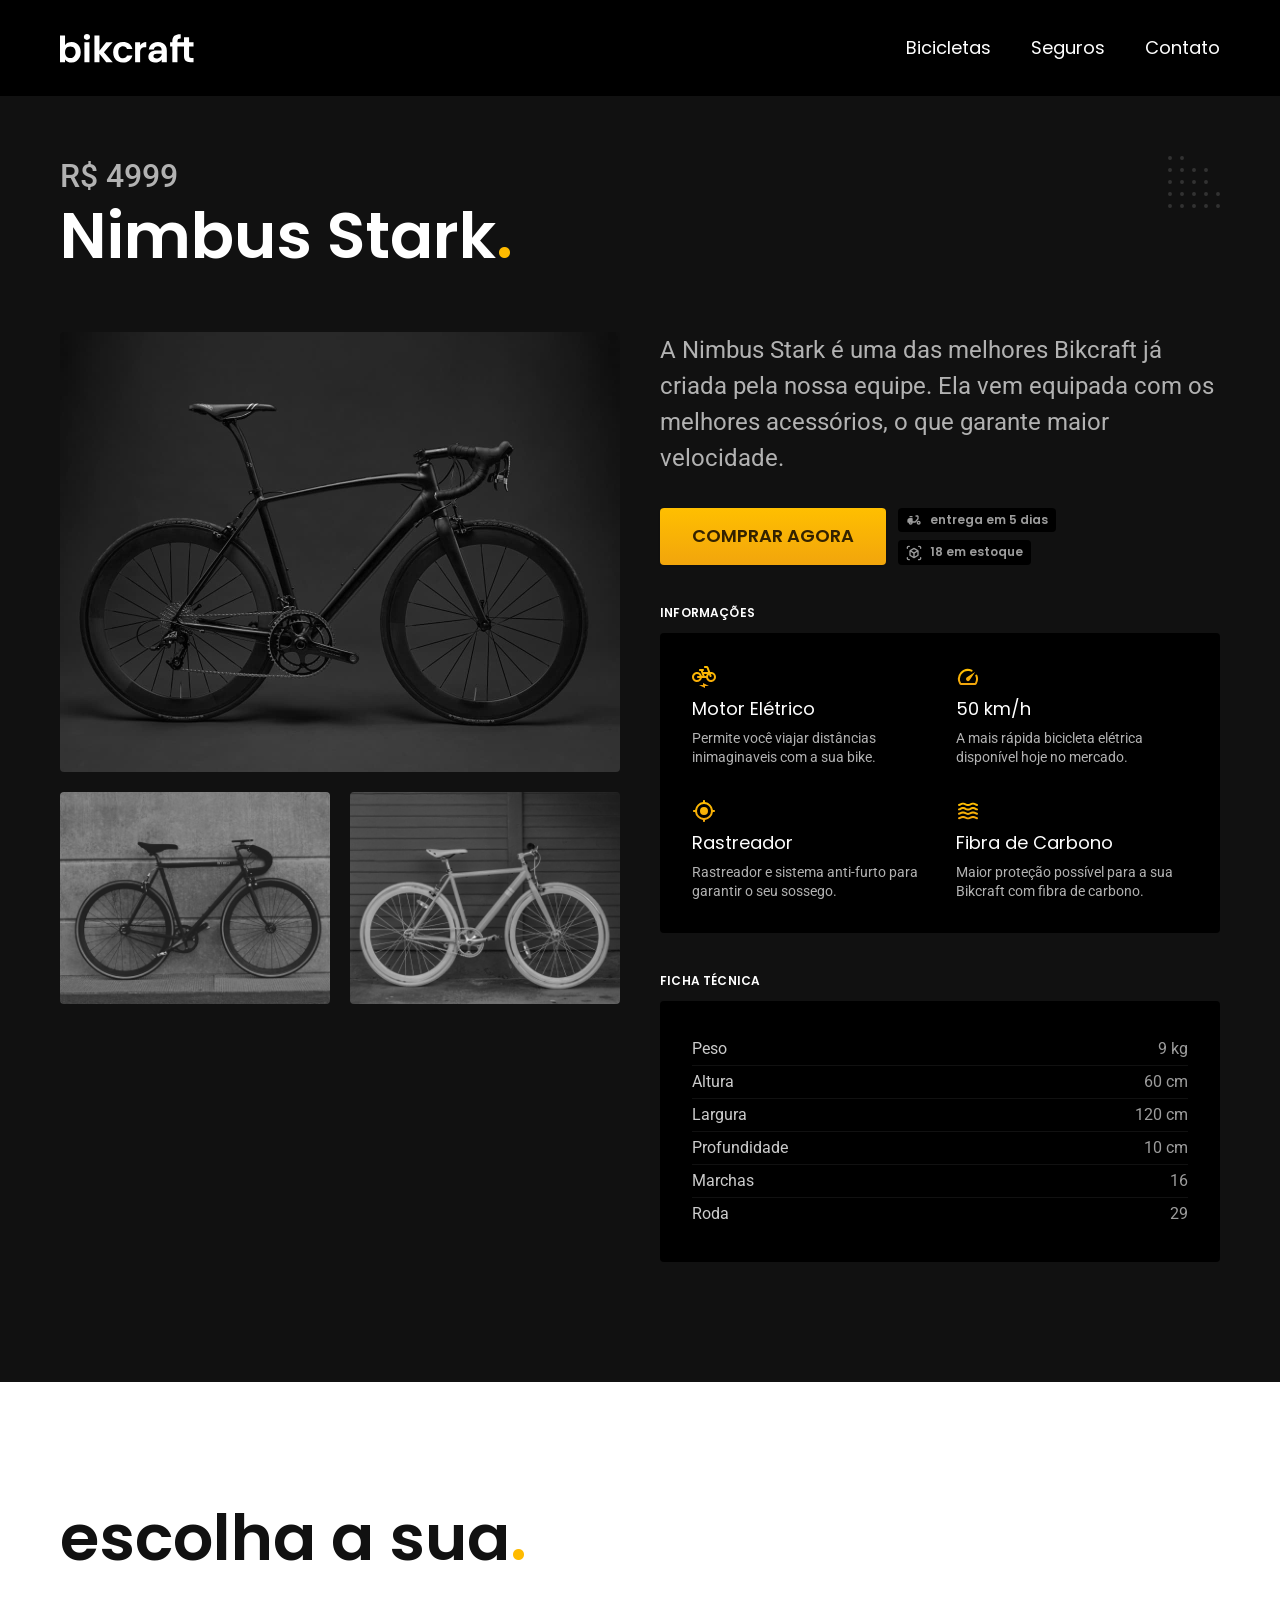
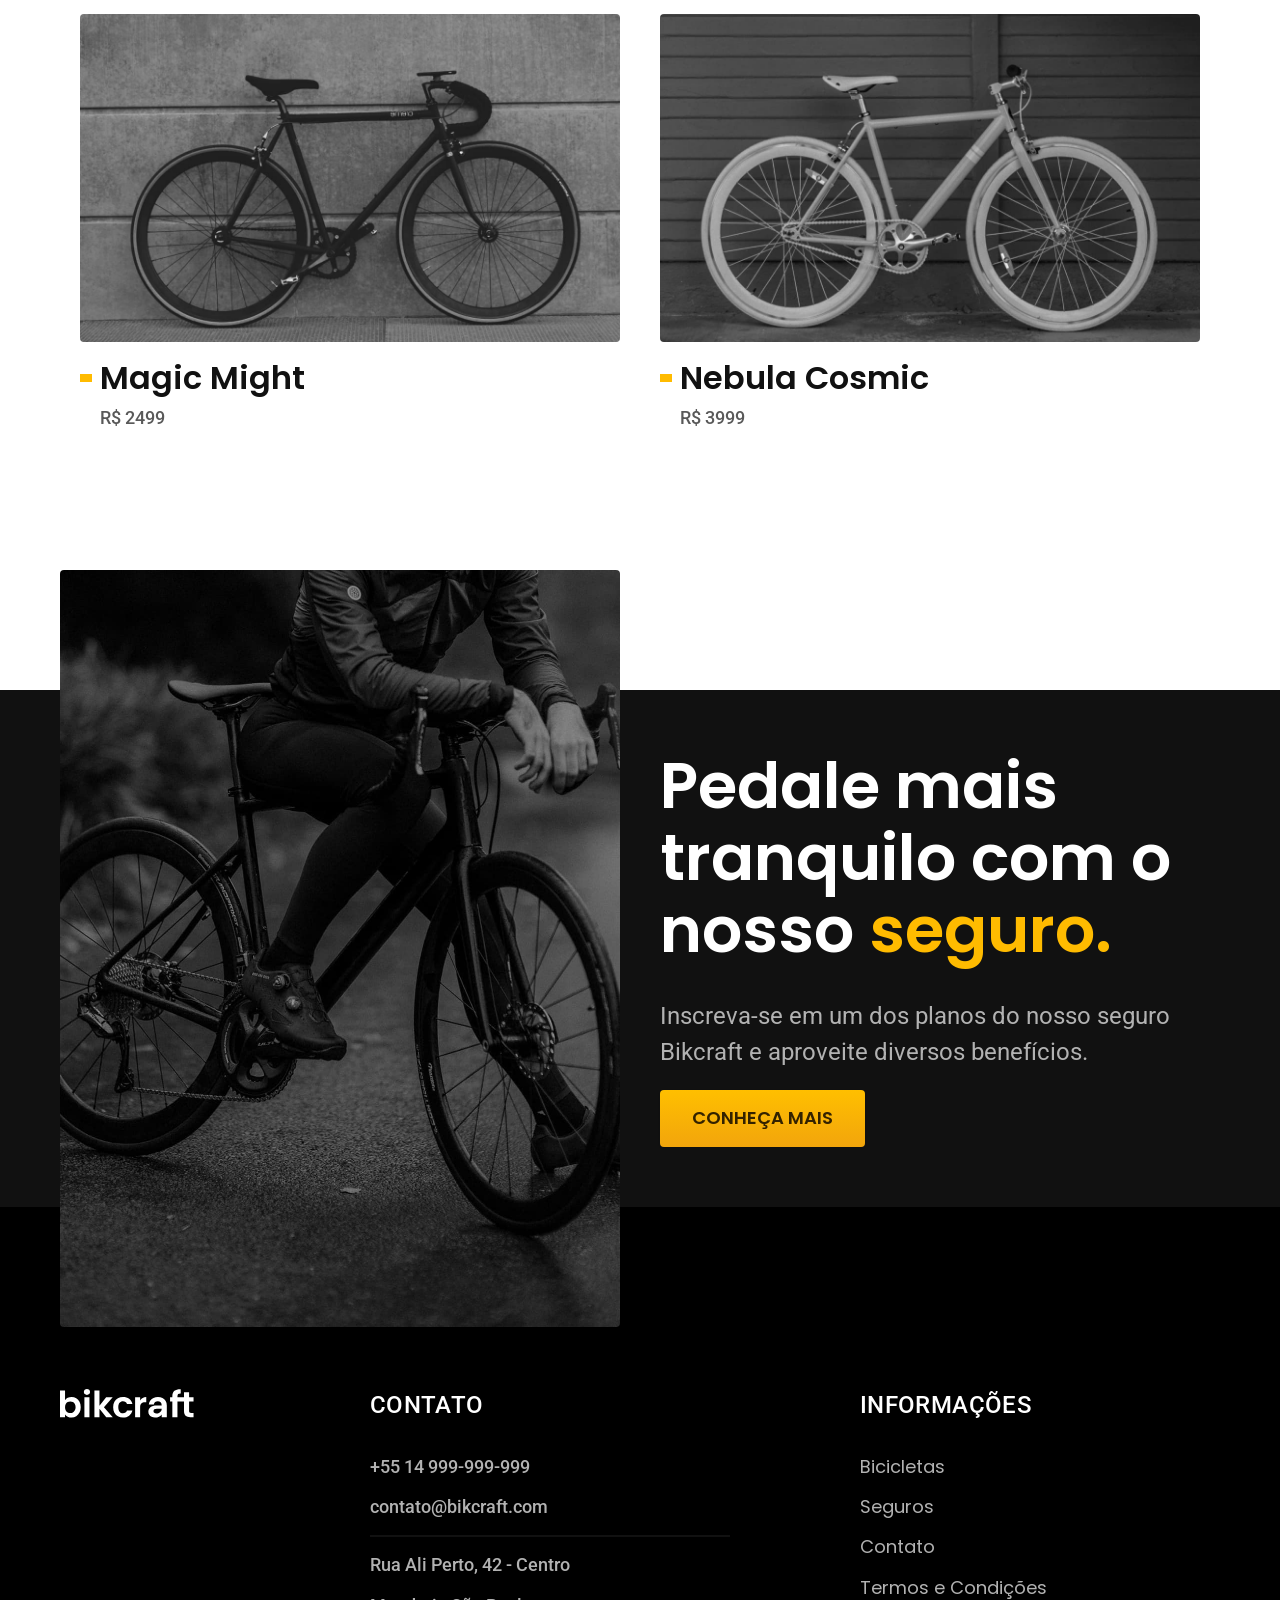
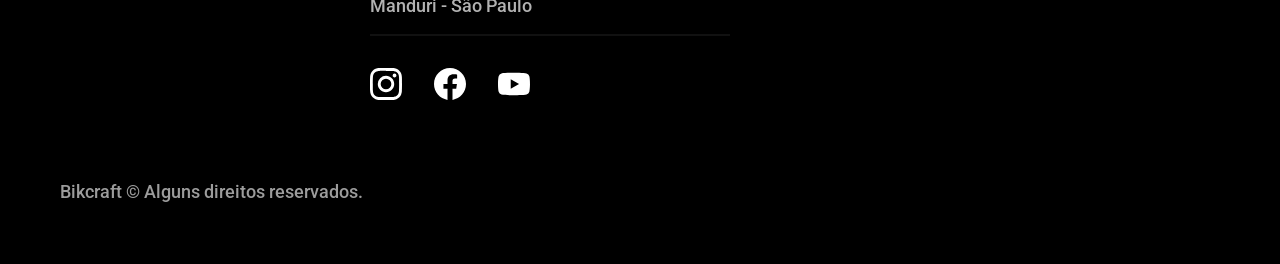
<file: bicicletas/nimbus.html>
<!doctype html>
<html lang="pt-br">
    <head>
        <meta charset="UTF-8" />
        <meta name="viewport" content="width=device-width, initial-scale=1.0" />
        <meta name="description" content="Nimbus Stark" />
        <title>Nimbus Stark | Bikcraft - Bicicletas Elétricas</title>
        <link rel="stylesheet" href="../css/style.css" />
        <link rel="preconnect" href="https://fonts.googleapis.com" />
        <link rel="preconnect" href="https://fonts.gstatic.com" crossorigin />
        <link href="https://fonts.googleapis.com/css2?family=Merriweather:ital,opsz,wght@0,18..144,300..900;1,18..144,300..900&family=Poppins:ital,wght@0,100;0,200;0,300;0,400;0,500;0,600;0,700;0,800;0,900;1,100;1,200;1,300;1,400;1,500;1,600;1,700;1,800;1,900&family=Roboto:ital,wght@0,100..900;1,100..900&display=swap" rel="stylesheet" />
    </head>

    <body id="bicicleta">
        <header class="header-bg">
            <div class="container header">
                <a href="../index.html">
                    <img src="../img/bikcraft.svg" width="136" height="32" alt="logo bikcraft" />
                </a>

                <nav aria-label="primária">
                    <ul class="header_menu font-1-m cor-0">
                        <li><a href="../bicicletas.html">Bicicletas</a></li>
                        <li><a href="../seguros.html">Seguros</a></li>
                        <li><a href="../contato.html">Contato</a></li>
                    </ul>
                </nav>
            </div>
        </header>

        <main class="titulo-bg">
            <div class="container titulo">
                <p class="font-2-xl cor-5">R$ 4999</p>
                <h1 class="font-1-xxl cor-0">Nimbus Stark<span class="cor-p1">.</span></h1>
            </div>
            <div class="container bicicleta">
                <div class="bicicleta_imagens">
                    <img src="../img/bicicleta/nimbus1.jpg" alt="bicicleta nimbus stark" />
                    <img src="../img/bicicleta/nimbus2.jpg" alt="bicicleta magic might" />
                    <img src="../img/bicicleta/nimbus3.jpg" alt="bicicleta nebula cosmic" />
                </div>
                <div class="bicicleta_conteudo">
                    <p class="bicicleta_conteudo_texto font-2-l cor-5">A Nimbus Stark é uma das melhores Bikcraft já criada pela nossa equipe. Ela vem equipada com os melhores acessórios, o que garante maior velocidade.</p>
                    <div class="bicicleta_conteudo_comprar">
                        <a class="button" href="../orcamento.html?tipo=bikcraft&produto=nimbus">Comprar Agora</a>
                        <span class="font-1-xs cor-6"><img src="../img/icones/entrega.svg" alt="" />entrega em 5 dias</span>
                        <span class="font-1-xs cor-6"><img src="../img/icones/estoque.svg" alt="" />18 em estoque</span>
                    </div>
                    <h2 class="font-1-xs cor-0">Informações</h2>
                    <ul class="bicicleta_informacoes">
                        <li>
                            <img src="../img/icones/eletrica.svg" alt="" />
                            <h3 class="font-1-m cor-0">Motor Elétrico</h3>
                            <p class="font-2-xs cor-5">Permite você viajar distâncias inimaginaveis com a sua bike.</p>
                        </li>
                        <li>
                            <img src="../img/icones/velocidade.svg" alt="" />
                            <h3 class="font-1-m cor-0">50 km/h</h3>
                            <p class="font-2-xs cor-5">A mais rápida bicicleta elétrica disponível hoje no mercado.</p>
                        </li>
                        <li>
                            <img src="../img/icones/rastreador.svg" alt="" />
                            <h3 class="font-1-m cor-0">Rastreador</h3>
                            <p class="font-2-xs cor-5">Rastreador e sistema anti-furto para garantir o seu sossego.</p>
                        </li>
                        <li>
                            <img src="../img/icones/carbono.svg" alt="" />
                            <h3 class="font-1-m cor-0">Fibra de Carbono</h3>
                            <p class="font-2-xs cor-5">Maior proteção possível para a sua Bikcraft com fibra de carbono.</p>
                        </li>
                    </ul>
                    <h2 class="font-1-xs cor-0">Ficha Técnica</h2>
                    <ul class="bicicleta_ficha font-2-s cor-4">
                        <li>Peso <span>9 kg</span></li>
                        <li>Altura <span>60 cm</span></li>
                        <li>Largura <span>120 cm</span></li>
                        <li>Profundidade <span>10 cm</span></li>
                        <li>Marchas <span>16</span></li>
                        <li>Roda <span>29</span></li>
                    </ul>
                </div>
            </div>
        </main>
        <article class="container bicicletas-lista">
            <h2 class="font-1-xxl">escolha a sua<span class="cor-p1">.</span></h2>
            <ul>
                <li>
                    <a href="./magic.html">
                        <img src="../img/bicicletas/magic.jpg" alt="Bicicleta magic might" />
                        <h3 class="font-1-xl">Magic Might</h3>
                        <span class="font-2-m cor-8">R$ 2499</span>
                    </a>
                </li>
                <li>
                    <a href="./nebula.html">
                        <img src="../img/bicicletas/nebula.jpg" alt="Bicicleta nebula cosmic" />
                        <h3 class="font-1-xl">Nebula Cosmic</h3>
                        <span class="font-2-m cor-8">R$ 3999</span>
                    </a>
                </li>
            </ul>
        </article>

        <article class="bicicleta-seguro-bg">
            <div class="container bicicleta-seguro">
                <div class="bicicleta-seguro_imagem">
                    <img src="../img/fotos/seguros.jpg" alt="Pessoa parada em cima de uma bicicleta" />
                </div>
                <div class="bicicleta-seguro_conteudo">
                    <h2 class="font-1-xxl cor-0">Pedale mais tranquilo com o nosso <span class="cor-p1">seguro.</span></h2>
                    <p class="font-2-l cor-5">Inscreva-se em um dos planos do nosso seguro Bikcraft e aproveite diversos benefícios.</p>
                    <a class="button" href="../seguros.html">Conheça Mais</a>
                </div>
            </div>
        </article>

        <footer class="footer-bg">
            <div class="container footer">
                <a class="footer_logo" href="../index.html">
                    <img class="footer_image" src="../img/bikcraft.svg" alt="logo bikcraft" />
                </a>

                <div class="footer_contato">
                    <h3 class="font-2-l-b cor-0">Contato</h3>
                    <ul class="font-2-m cor-5">
                        <li><a href="tel:+5514999999999">+55 14 999-999-999</a></li>
                        <li><a href="mailto:contato@bikcraft.com">contato@bikcraft.com</a></li>
                        <li>Rua Ali Perto, 42 - Centro</li>
                        <li>Manduri - São Paulo</li>
                    </ul>
                    <div class="footer_contato_redes">
                        <a href="">
                            <img src="../img/redes/instagram.svg" width="32" height="32" alt="Instagram" />
                        </a>
                        <a href="">
                            <img src="../img/redes/facebook.svg" width="32" height="32" alt="Facebook" />
                        </a>
                        <a href="">
                            <img src="../img/redes/youtube.svg" width="32" height="32" alt="Youtube" />
                        </a>
                    </div>
                </div>
                <div class="footer_info">
                    <h3 class="font-2-l-b cor-0">Informações</h3>
                    <nav>
                        <ul class="font-1-m cor-5">
                            <li><a href="../bicicletas.html">Bicicletas</a></li>
                            <li><a href="../seguros.html">Seguros</a></li>
                            <li><a href="../contato.html">Contato</a></li>
                            <li><a href="../termos.html">Termos e Condições</a></li>
                        </ul>
                    </nav>
                </div>
                <p class="footer_copy font-2-m cor-6">Bikcraft &copy; Alguns direitos reservados.</p>
            </div>
        </footer>

        <script src="../js/script.js"></script>
    </body>
</html>
</file>
<file: css/style.css>
@import "./global/global.css";
@import "./utilidades/tipografia.css";
@import "./utilidades/cores.css";

/* Header */
@import "./global/header.css";

/* Footer */
@import "./global/footer.css";

/* Utilidades */
@import "./utilidades/componentes.css";
@import "./utilidades/formulario.css";

/* Home */
@import "./home/introducao.css";
@import "./home/tecnologia.css";
@import "./home/parceiros.css";
@import "./home/depoimento.css";

/* Bicicletas */
@import "./bicicletas/bicicletas-lista.css";
@import "./bicicletas/bicicletas.css";

/* Bicicleta */
@import "./bicicleta/bicicleta.css";
@import "./bicicleta/bicicleta-seguro.css";

/* Seguros */
@import "./seguros/seguros.css";
@import "./seguros/vantagens.css";
@import "./seguros/perguntas.css";

/* Contato */
@import "./contato/contato.css";
@import "./contato/lojas.css";

/* Orçamento */
@import "./orcamento/orcamento.css";

/* Termos e Condições */
@import "./termos/termos.css";
</file>
